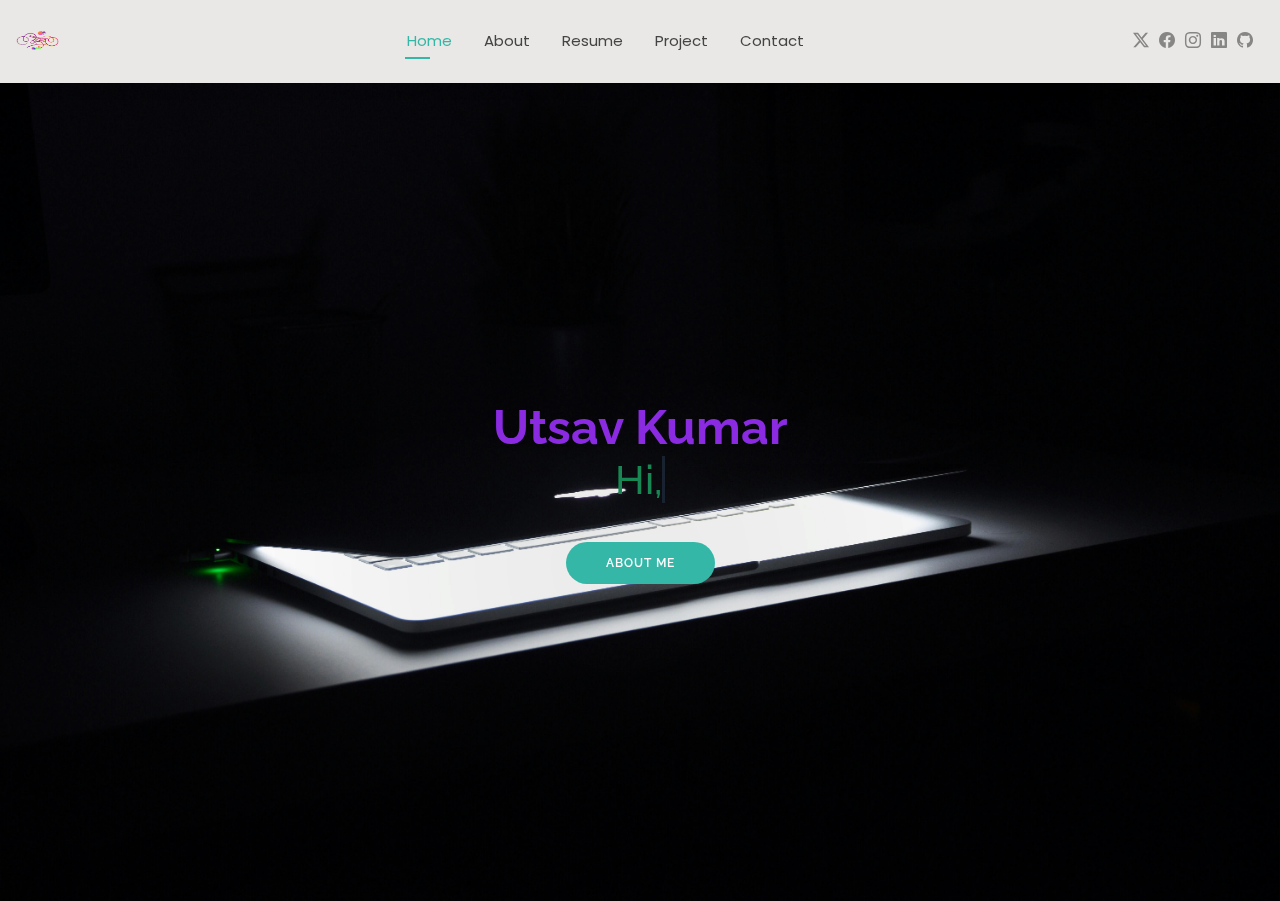
<file: index.html>
<!DOCTYPE html>
<html lang="en">

<head>
  <meta charset="utf-8">
  <meta content="width=device-width, initial-scale=1.0" name="viewport">
  <title>Software by Utsav</title>
  <meta name="description" content="">
  <meta name="keywords" content="">

  <!-- Favicons -->
  <link href="assets/img/—Pngtree—utsav hindi calligraphy logo with_6482708.png" rel="icon">
  <link href="assets/img/—Pngtree—utsav hindi calligraphy logo with_6482708.png" rel="apple-touch-icon">

  <!-- Fonts -->
  <link href="https://fonts.googleapis.com" rel="preconnect">
  <link href="https://fonts.gstatic.com" rel="preconnect" crossorigin>
  <link href="https://fonts.googleapis.com/css2?family=Roboto:ital,wght@0,100;0,300;0,400;0,500;0,700;0,900;1,100;1,300;1,400;1,500;1,700;1,900&family=Poppins:ital,wght@0,100;0,200;0,300;0,400;0,500;0,600;0,700;0,800;0,900;1,100;1,200;1,300;1,400;1,500;1,600;1,700;1,800;1,900&family=Raleway:ital,wght@0,100;0,200;0,300;0,400;0,500;0,600;0,700;0,800;0,900;1,100;1,200;1,300;1,400;1,500;1,600;1,700;1,800;1,900&display=swap" rel="stylesheet">

  <!-- Vendor CSS Files -->
  <link href="assets/vendor/bootstrap/css/bootstrap.min.css" rel="stylesheet">
  <link href="assets/vendor/bootstrap-icons/bootstrap-icons.css" rel="stylesheet">
  <link href="assets/vendor/aos/aos.css" rel="stylesheet">
  <link href="assets/vendor/swiper/swiper-bundle.min.css" rel="stylesheet">
  <link href="assets/vendor/glightbox/css/glightbox.min.css" rel="stylesheet">

  <!-- Main CSS File -->
  <link href="assets/css/main.css" rel="stylesheet">

  <!-- =======================================================
  * Template Name: Kelly
  * Template URL: https://bootstrapmade.com/kelly-free-bootstrap-cv-resume-html-template/
  * Updated: Aug 07 2024 with Bootstrap v5.3.3
  * Author: BootstrapMade.com
  * License: https://bootstrapmade.com/license/
  ======================================================== -->
</head>

<body class="index-page">

  <header id="header" class="header d-flex align-items-center light-background sticky-top">
    <div class="container-fluid position-relative d-flex align-items-center justify-content-between">

       <a href="index.html" class="logo d-flex align-items-center  me-xl-0">
        <!-- Uncomment the line below if you also wish to use an image logo -->
        <img src="assets/img/—Pngtree—utsav hindi calligraphy logo with_6482708.png" width="50px" height="50px" alt=""> 
        <!-- <h1 class="sitename">Kelly</h1> -->
      </a> 
   

      <nav id="navmenu" class="navmenu">
        <ul>
          <li><a href="index.html" class="active">Home</a></li>
          <li><a href="about.html">About</a></li>
          <li><a href="resume.html">Resume</a></li>
          <li><a href="project.html">Project</a></li>
          <!-- <li><a href="portfolio.html">Portfolio</a></li> -->
          
          <li><a href="contact.html">Contact</a></li>
        </ul>
        <i class="mobile-nav-toggle d-xl-none bi bi-list"></i>
      </nav>

      <div class="header-social-links">
        <a href="#" class="twitter"><i class="bi bi-twitter-x"></i></a>
        <a href="#" class="facebook"><i class="bi bi-facebook"></i></a>
        <a href="#" class="instagram"><i class="bi bi-instagram"></i></a>
        <a href="#" class="linkedin"><i class="bi bi-linkedin"></i></a>
        <a href="https://github.com/utsav2501" class="github"><i class="bi bi-github"></i></a>
        
      </div>

    </div>
  </header>

  <main class="main">

    <!-- Hero Section -->
    <section id="hero" class="hero section">

      <img src="assets/img/pexels-danbuilds-633409.jpg" alt="" data-aos="fade-in">

      <div class="container text-center" data-aos="zoom-out" data-aos-delay="100">
        <div class="row justify-content-center">
          <div class="col-lg-8">
            <h2 style="color: blueviolet;">Utsav Kumar</h2>
            <!-- <p>I'm a professional illustrator from San Francisco</p> -->
            <h1>
              <a href="" class="typewrite text-success "  data-period="2000" data-type='[ "Hi, Im Software Developer.","Full Stack Web Developer.", "Machine Learning","C++ Programmer", "I am Creative.", "I Love to Develop." ]'>
                <span class="wrap"></span>
              </a>
            </h1>
            <a href="about.html" class="btn-get-started">About Me</a>
          </div>
        </div>
      </div>

    </section><!-- /Hero Section -->

  </main>

  <!-- <footer id="footer" class="footer light-background">

    <div class="container">
      <div class="copyright text-center ">
        <p>© <span>Copyright</span> <strong class="px-1 sitename">Kelly</strong> <span>All Rights Reserved<br></span></p>
      </div>
      <div class="social-links d-flex justify-content-center">
        <a href=""><i class="bi bi-twitter-x"></i></a>
        <a href=""><i class="bi bi-facebook"></i></a>
        <a href=""><i class="bi bi-instagram"></i></a>
        <a href=""><i class="bi bi-linkedin"></i></a>
      </div>
      <div class="credits">
        <!-- All the links in the footer should remain intact. -->
        <!-- You can delete the links only if you've purchased the pro version. -->
        <!-- Licensing information: https://bootstrapmade.com/license/ -->
        <!-- Purchase the pro version with working PHP/AJAX contact form: [buy-url] -->
        <!-- Designed by <a href="https://bootstrapmade.com/">BootstrapMade</a> Distributed by <a href=“https://themewagon.com>ThemeWagon
      </div>
    </div> -->

  <!-- </footer> -->

  <!-- Scroll Top -->
  <a href="#" id="scroll-top" class="scroll-top d-flex align-items-center justify-content-center"><i class="bi bi-arrow-up-short"></i></a>

  <!-- Preloader -->
  <div id="preloader"></div>

  <!-- Vendor JS Files -->
  <script src="assets/vendor/bootstrap/js/bootstrap.bundle.min.js"></script>
  <script src="assets/vendor/php-email-form/validate.js"></script>
  <script src="assets/vendor/aos/aos.js"></script>
  <script src="assets/vendor/waypoints/noframework.waypoints.js"></script>
  <script src="assets/vendor/purecounter/purecounter_vanilla.js"></script>
  <script src="assets/vendor/swiper/swiper-bundle.min.js"></script>
  <script src="assets/vendor/glightbox/js/glightbox.min.js"></script>
  <script src="assets/vendor/imagesloaded/imagesloaded.pkgd.min.js"></script>
  <script src="assets/vendor/isotope-layout/isotope.pkgd.min.js"></script>

  <!-- Main JS File -->
  <script src="assets/js/main.js"></script>

</body>

</html>
</file>
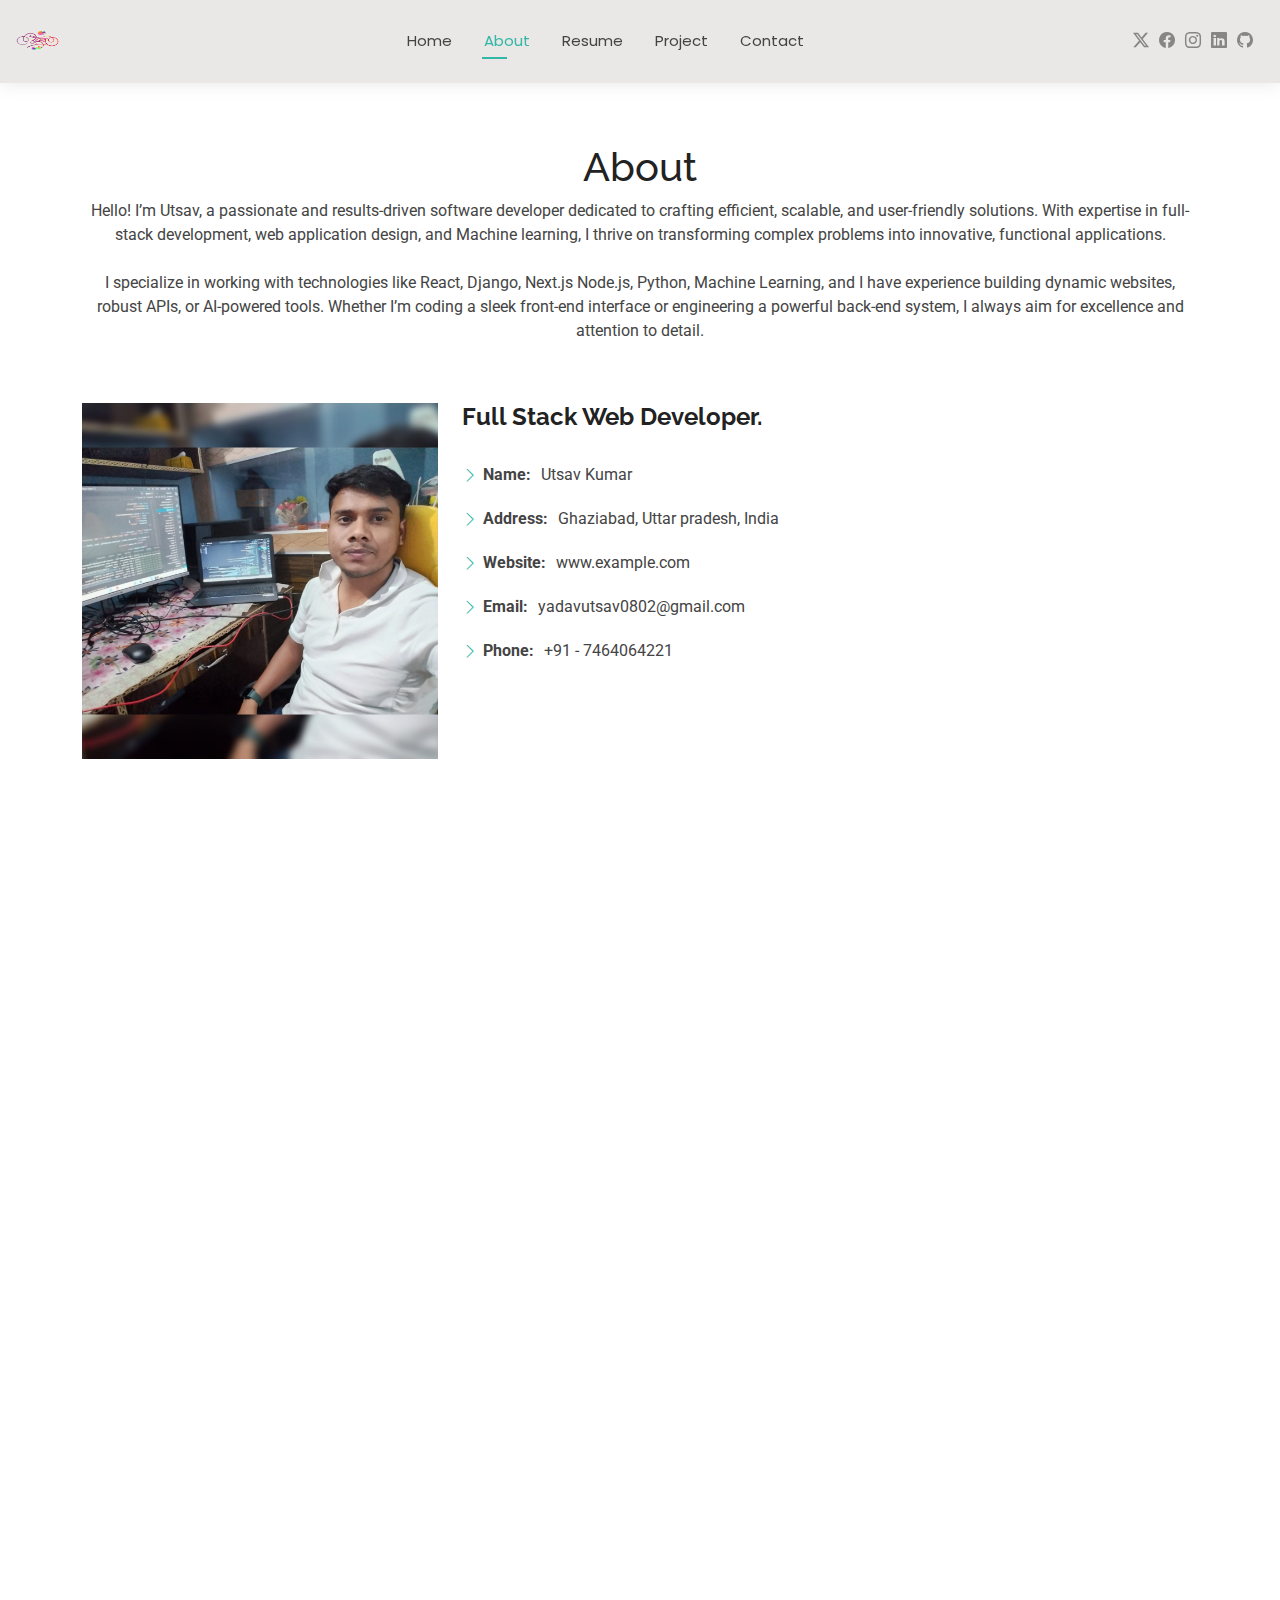
<file: about.html>
<!DOCTYPE html>
<html lang="en">

<head>
  <meta charset="utf-8">
  <meta content="width=device-width, initial-scale=1.0" name="viewport">
  <title>Software by Utsav</title>
  <meta name="description" content="">
  <meta name="keywords" content="">

  <!-- Favicons -->
  <link href="assets/img/—Pngtree—utsav hindi calligraphy logo with_6482708.png" rel="icon">
  <link href="assets/img/—Pngtree—utsav hindi calligraphy logo with_6482708.png" rel="apple-touch-icon">

  <!-- Fonts -->
  <link href="https://fonts.googleapis.com" rel="preconnect">
  <link href="https://fonts.gstatic.com" rel="preconnect" crossorigin>
  <link href="https://fonts.googleapis.com/css2?family=Roboto:ital,wght@0,100;0,300;0,400;0,500;0,700;0,900;1,100;1,300;1,400;1,500;1,700;1,900&family=Poppins:ital,wght@0,100;0,200;0,300;0,400;0,500;0,600;0,700;0,800;0,900;1,100;1,200;1,300;1,400;1,500;1,600;1,700;1,800;1,900&family=Raleway:ital,wght@0,100;0,200;0,300;0,400;0,500;0,600;0,700;0,800;0,900;1,100;1,200;1,300;1,400;1,500;1,600;1,700;1,800;1,900&display=swap" rel="stylesheet">

  <!-- Vendor CSS Files -->
  <link href="assets/vendor/bootstrap/css/bootstrap.min.css" rel="stylesheet">
  <link href="assets/vendor/bootstrap-icons/bootstrap-icons.css" rel="stylesheet">
  <link href="assets/vendor/aos/aos.css" rel="stylesheet">
  <link href="assets/vendor/swiper/swiper-bundle.min.css" rel="stylesheet">
  <link href="assets/vendor/glightbox/css/glightbox.min.css" rel="stylesheet">

  <!-- Main CSS File -->
  <link href="assets/css/main.css" rel="stylesheet">

  <!-- =======================================================
  * Template Name: Kelly
  * Template URL: https://bootstrapmade.com/kelly-free-bootstrap-cv-resume-html-template/
  * Updated: Aug 07 2024 with Bootstrap v5.3.3
  * Author: BootstrapMade.com
  * License: https://bootstrapmade.com/license/
  ======================================================== -->
</head>

<body class="about-page">

  <header id="header" class="header d-flex align-items-center light-background sticky-top">
    <div class="container-fluid position-relative d-flex align-items-center justify-content-between">

      <a href="index.html" class="logo d-flex align-items-center  me-xl-0">
        <!-- Uncomment the line below if you also wish to use an image logo -->
        <img src="assets/img/—Pngtree—utsav hindi calligraphy logo with_6482708.png" width="50px" height="50px" alt=""> 
        <!-- <h1 class="sitename">Kelly</h1> -->
      </a> 

      <nav id="navmenu" class="navmenu">
        <ul>
          <li><a href="index.html">Home</a></li>
          <li><a href="about.html" class="active">About</a></li>
          <li><a href="resume.html">Resume</a></li>
          <li><a href="project.html">Project</a></li>
          
          <li><a href="contact.html">Contact</a></li>
        </ul>
        <i class="mobile-nav-toggle d-xl-none bi bi-list"></i>
      </nav>

      <div class="header-social-links">
        <a href="#" class="twitter"><i class="bi bi-twitter-x"></i></a>
        <a href="#" class="facebook"><i class="bi bi-facebook"></i></a>
        <a href="#" class="instagram"><i class="bi bi-instagram"></i></a>
        <a href="#" class="linkedin"><i class="bi bi-linkedin"></i></a>
        <a href="https://github.com/utsav2501" class="github"><i class="bi bi-github"></i></a>
      </div>

    </div>
  </header>

  <main class="main">

    <!-- About Section -->
    <section id="about" class="about section">

      <!-- Section Title -->
      <div class="container section-title" data-aos="fade-up">
        <h1>About</h1>
        <p>Hello! I’m Utsav, a passionate and results-driven software developer dedicated to crafting efficient, scalable, and user-friendly solutions. With expertise in full-stack development, web application design, and Machine learning, I thrive on transforming complex problems into innovative, functional applications.

        <br><br>  I specialize in working with technologies like React, Django, Next.js Node.js, Python, Machine Learning, and I have experience building dynamic websites, robust APIs, or AI-powered tools. Whether I’m coding a sleek front-end interface or engineering a powerful back-end system, I always aim for excellence and attention to detail.</p>
      </div><!-- End Section Title -->

      <div class="container" data-aos="fade-up" data-aos-delay="100">

        <div class="row gy-4 justify-content-center">
          <div class="col-lg-4">
            <img src="assets/img/aboutpic.jpg" class="img-fluid" alt="">
          </div>
          <div class="col-lg-8 content">
            <h2>Full Stack Web Developer.</h2>
            <br>
            <!-- <p class="fst-italic py-3">
              Lorem ipsum dolor sit amet, consectetur adipiscing elit, sed do eiusmod tempor incididunt ut labore et dolore
              magna aliqua.
            </p> -->
            <div class="row">
              <div class="col-lg-6">
                <ul>
                  <li><i class="bi bi-chevron-right"></i> <strong>Name:</strong> <span>Utsav Kumar</span></li>
                  <li><i class="bi bi-chevron-right"></i> <strong>Address:</strong> <span>Ghaziabad, Uttar pradesh, India</span></li>
                  <li><i class="bi bi-chevron-right"></i> <strong>Website:</strong> <span>www.example.com</span></li>
                  <li><i class="bi bi-chevron-right"></i> <strong>Email:</strong> <span>yadavutsav0802@gmail.com</span></li>
                  <li><i class="bi bi-chevron-right"></i> <strong>Phone:</strong> <span>+91 - 7464064221</span></li>
                  
                </ul>
              </div>
              <!-- <div class="col-lg-6">
                <ul>
                  <li><i class="bi bi-chevron-right"></i> <strong>Age:</strong> <span>30</span></li>
                  <li><i class="bi bi-chevron-right"></i> <strong>Degree:</strong> <span>Master</span></li>
                  <li><i class="bi bi-chevron-right"></i> <strong>Email:</strong> <span>email@example.com</span></li>
                  <li><i class="bi bi-chevron-right"></i> <strong>Freelance:</strong> <span>Available</span></li>
                </ul>
              </div> -->
            </div>
            <!-- <p class="py-3">
              Officiis eligendi itaque labore et dolorum mollitia officiis optio vero. Quisquam sunt adipisci omnis et ut. Nulla accusantium dolor incidunt officia tempore. Et eius omnis.
              Cupiditate ut dicta maxime officiis quidem quia. Sed et consectetur qui quia repellendus itaque neque.
            </p> -->
          </div>
        </div>

      </div>

    </section><!-- /About Section -->

    <!-- Skills Section -->
    <section id="skills" class="skills section">

      <!-- Section Title -->
      <div class="container section-title" data-aos="fade-up">
        <h2>Skills</h2>
        <!-- <p>Necessitatibus eius consequatur ex aliquid fuga eum quidem sint consectetur velit</p> -->
      </div><!-- End Section Title -->

      <div class="container" data-aos="fade-up" data-aos-delay="100">

        <div class="row skills-content skills-animation">

          <div class="col-lg-6">

            <div class="progress">
              <span class="skill"><span>Full Stack Web developer</span> <i class="val">80%</i></span>
              <div class="progress-bar-wrap">
                <div class="progress-bar" role="progressbar" aria-valuenow="80" aria-valuemin="0" aria-valuemax="100"></div>
              </div>
            </div><!-- End Skills Item -->

            <div class="progress">
              <span class="skill"><span>React</span> <i class="val">80%</i></span>
              <div class="progress-bar-wrap">
                <div class="progress-bar" role="progressbar" aria-valuenow="80" aria-valuemin="0" aria-valuemax="100"></div>
              </div>
            </div><!-- End Skills Item -->

            <div class="progress">
              <span class="skill"><span>Django</span> <i class="val">85%</i></span>
              <div class="progress-bar-wrap">
                <div class="progress-bar" role="progressbar" aria-valuenow="85" aria-valuemin="0" aria-valuemax="100"></div>
              </div>
            </div><!-- End Skills Item -->

          </div>

          <div class="col-lg-6">

            <div class="progress">
              <span class="skill"><span>C++ Programming</span> <i class="val">80%</i></span>
              <div class="progress-bar-wrap">
                <div class="progress-bar" role="progressbar" aria-valuenow="80" aria-valuemin="0" aria-valuemax="100"></div>
              </div>
            </div><!-- End Skills Item -->

            <div class="progress">
              <span class="skill"><span>Machine Learning</span> <i class="val">70%</i></span>
              <div class="progress-bar-wrap">
                <div class="progress-bar" role="progressbar" aria-valuenow="70" aria-valuemin="0" aria-valuemax="100"></div>
              </div>
            </div><!-- End Skills Item -->

            <div class="progress">
              <span class="skill"><span>Python Developer</span> <i class="val">70%</i></span>
              <div class="progress-bar-wrap">
                <div class="progress-bar" role="progressbar" aria-valuenow="70" aria-valuemin="0" aria-valuemax="100"></div>
              </div>
            </div><!-- End Skills Item -->

          </div>

        </div>

      </div>

    </section><!-- /Skills Section -->

    <!-- Stats Section -->
    <section id="stats" class="stats section">

      <!-- Section Title -->
      <div class="container section-title" data-aos="fade-up">
        <h2>Facts</h2>
        <!-- <p>Necessitatibus eius consequatur ex aliquid fuga eum quidem sint consectetur velit</p> -->
      </div><!-- End Section Title -->

      <div class="container" data-aos="fade-up" data-aos-delay="100">

        <div class="row gy-4">

          <div class="col-lg-3 col-md-6">
            <div class="stats-item text-center w-100 h-100">
              <span data-purecounter-start="0" data-purecounter-end="232" data-purecounter-duration="1" class="purecounter"></span>
              <p>Clients</p>
            </div>
          </div><!-- End Stats Item -->

          <div class="col-lg-3 col-md-6">
            <div class="stats-item text-center w-100 h-100">
              <span data-purecounter-start="0" data-purecounter-end="521" data-purecounter-duration="1" class="purecounter"></span>
              <p>Projects</p>
            </div>
          </div><!-- End Stats Item -->

          <div class="col-lg-3 col-md-6">
            <div class="stats-item text-center w-100 h-100">
              <span data-purecounter-start="0" data-purecounter-end="1453" data-purecounter-duration="1" class="purecounter"></span>
              <p>Hours Of Support</p>
            </div>
          </div><!-- End Stats Item -->

          <div class="col-lg-3 col-md-6">
            <div class="stats-item text-center w-100 h-100">
              <span data-purecounter-start="0" data-purecounter-end="32" data-purecounter-duration="1" class="purecounter"></span>
              <p>Workers</p>
            </div>
          </div><!-- End Stats Item -->

        </div>

      </div>

    </section><!-- /Stats Section -->

    <!-- Testimonials Section -->
    <section id="testimonials" class="testimonials section">

      <!-- Section Title -->
      <div class="container section-title" data-aos="fade-up">
        <h2>Testimonials</h2>
        <!-- <p>Necessitatibus eius consequatur ex aliquid fuga eum quidem sint consectetur velit</p> -->
      </div><!-- End Section Title -->

      <div class="container" data-aos="fade-up" data-aos-delay="100">

        <div class="swiper init-swiper">
          <script type="application/json" class="swiper-config">
            {
              "loop": true,
              "speed": 600,
              "autoplay": {
                "delay": 5000
              },
              "slidesPerView": "auto",
              "pagination": {
                "el": ".swiper-pagination",
                "type": "bullets",
                "clickable": true
              }
            }
          </script>
          <div class="swiper-wrapper">

            <div class="swiper-slide">
              <div class="testimonial-item">
                <img src="assets/img/testimonials/testimonials-1.jpg" class="testimonial-img" alt="">
                <h3>Saul Goodman</h3>
                <h4>Ceo &amp; Founder</h4>
                <div class="stars">
                  <i class="bi bi-star-fill"></i><i class="bi bi-star-fill"></i><i class="bi bi-star-fill"></i><i class="bi bi-star-fill"></i><i class="bi bi-star-fill"></i>
                </div>
                <p>
                  <i class="bi bi-quote quote-icon-left"></i>
                  <span>Proin iaculis purus consequat sem cure digni ssim donec porttitora entum suscipit rhoncus. Accusantium quam, ultricies eget id, aliquam eget nibh et. Maecen aliquam, risus at semper.</span>
                  <i class="bi bi-quote quote-icon-right"></i>
                </p>
              </div>
            </div><!-- End testimonial item -->

            <div class="swiper-slide">
              <div class="testimonial-item">
                <img src="assets/img/testimonials/testimonials-2.jpg" class="testimonial-img" alt="">
                <h3>Sara Wilsson</h3>
                <h4>Designer</h4>
                <div class="stars">
                  <i class="bi bi-star-fill"></i><i class="bi bi-star-fill"></i><i class="bi bi-star-fill"></i><i class="bi bi-star-fill"></i><i class="bi bi-star-fill"></i>
                </div>
                <p>
                  <i class="bi bi-quote quote-icon-left"></i>
                  <span>Export tempor illum tamen malis malis eram quae irure esse labore quem cillum quid cillum eram malis quorum velit fore eram velit sunt aliqua noster fugiat irure amet legam anim culpa.</span>
                  <i class="bi bi-quote quote-icon-right"></i>
                </p>
              </div>
            </div><!-- End testimonial item -->

            <div class="swiper-slide">
              <div class="testimonial-item">
                <img src="assets/img/testimonials/testimonials-3.jpg" class="testimonial-img" alt="">
                <h3>Jena Karlis</h3>
                <h4>Store Owner</h4>
                <div class="stars">
                  <i class="bi bi-star-fill"></i><i class="bi bi-star-fill"></i><i class="bi bi-star-fill"></i><i class="bi bi-star-fill"></i><i class="bi bi-star-fill"></i>
                </div>
                <p>
                  <i class="bi bi-quote quote-icon-left"></i>
                  <span>Enim nisi quem export duis labore cillum quae magna enim sint quorum nulla quem veniam duis minim tempor labore quem eram duis noster aute amet eram fore quis sint minim.</span>
                  <i class="bi bi-quote quote-icon-right"></i>
                </p>
              </div>
            </div><!-- End testimonial item -->

            <div class="swiper-slide">
              <div class="testimonial-item">
                <img src="assets/img/testimonials/testimonials-4.jpg" class="testimonial-img" alt="">
                <h3>Matt Brandon</h3>
                <h4>Freelancer</h4>
                <div class="stars">
                  <i class="bi bi-star-fill"></i><i class="bi bi-star-fill"></i><i class="bi bi-star-fill"></i><i class="bi bi-star-fill"></i><i class="bi bi-star-fill"></i>
                </div>
                <p>
                  <i class="bi bi-quote quote-icon-left"></i>
                  <span>Fugiat enim eram quae cillum dolore dolor amet nulla culpa multos export minim fugiat minim velit minim dolor enim duis veniam ipsum anim magna sunt elit fore quem dolore labore illum veniam.</span>
                  <i class="bi bi-quote quote-icon-right"></i>
                </p>
              </div>
            </div><!-- End testimonial item -->

            <div class="swiper-slide">
              <div class="testimonial-item">
                <img src="assets/img/testimonials/testimonials-5.jpg" class="testimonial-img" alt="">
                <h3>John Larson</h3>
                <h4>Entrepreneur</h4>
                <div class="stars">
                  <i class="bi bi-star-fill"></i><i class="bi bi-star-fill"></i><i class="bi bi-star-fill"></i><i class="bi bi-star-fill"></i><i class="bi bi-star-fill"></i>
                </div>
                <p>
                  <i class="bi bi-quote quote-icon-left"></i>
                  <span>Quis quorum aliqua sint quem legam fore sunt eram irure aliqua veniam tempor noster veniam enim culpa labore duis sunt culpa nulla illum cillum fugiat legam esse veniam culpa fore nisi cillum quid.</span>
                  <i class="bi bi-quote quote-icon-right"></i>
                </p>
              </div>
            </div><!-- End testimonial item -->

          </div>
          <div class="swiper-pagination"></div>
        </div>

      </div>

    </section><!-- /Testimonials Section -->

  </main>

  

  <!-- Scroll Top -->
  <a href="#" id="scroll-top" class="scroll-top d-flex align-items-center justify-content-center"><i class="bi bi-arrow-up-short"></i></a>

  <!-- Preloader -->
  <div id="preloader"></div>

  <!-- Vendor JS Files -->
  <script src="assets/vendor/bootstrap/js/bootstrap.bundle.min.js"></script>
  <script src="assets/vendor/php-email-form/validate.js"></script>
  <script src="assets/vendor/aos/aos.js"></script>
  <script src="assets/vendor/waypoints/noframework.waypoints.js"></script>
  <script src="assets/vendor/purecounter/purecounter_vanilla.js"></script>
  <script src="assets/vendor/swiper/swiper-bundle.min.js"></script>
  <script src="assets/vendor/glightbox/js/glightbox.min.js"></script>
  <script src="assets/vendor/imagesloaded/imagesloaded.pkgd.min.js"></script>
  <script src="assets/vendor/isotope-layout/isotope.pkgd.min.js"></script>

  <!-- Main JS File -->
  <script src="assets/js/main.js"></script>

</body>

</html>
</file>
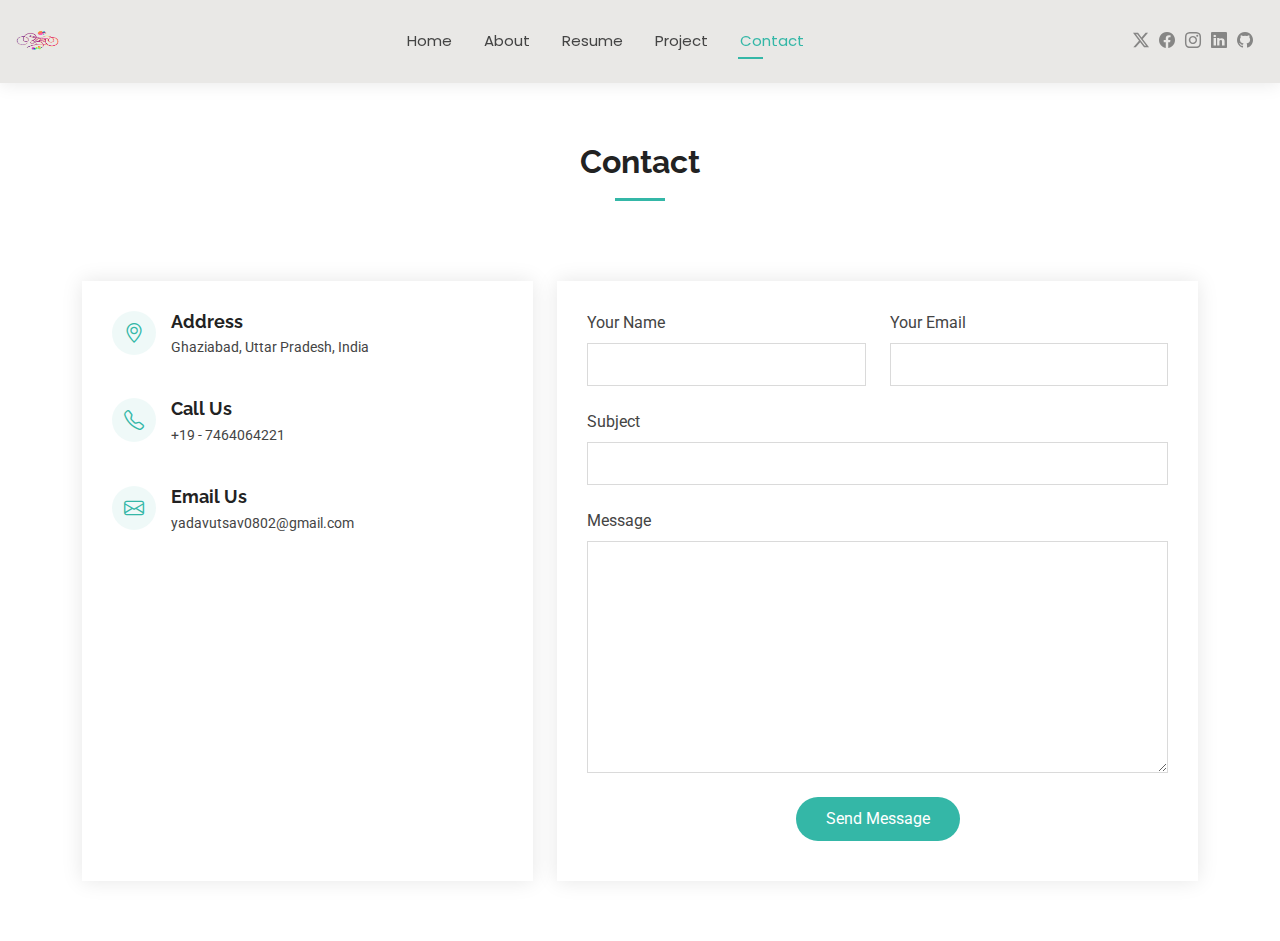
<file: contact.html>
<!DOCTYPE html>
<html lang="en">

<head>
  <meta charset="utf-8">
  <meta content="width=device-width, initial-scale=1.0" name="viewport">
  <title>Software by Utsav</title>
  <meta name="description" content="">
  <meta name="keywords" content="">

  <!-- Favicons -->
  <link href="assets/img/—Pngtree—utsav hindi calligraphy logo with_6482708.png" rel="icon">
  <link href="assets/img/—Pngtree—utsav hindi calligraphy logo with_6482708.png" rel="apple-touch-icon">

  <!-- Fonts -->
  <link href="https://fonts.googleapis.com" rel="preconnect">
  <link href="https://fonts.gstatic.com" rel="preconnect" crossorigin>
  <link href="https://fonts.googleapis.com/css2?family=Roboto:ital,wght@0,100;0,300;0,400;0,500;0,700;0,900;1,100;1,300;1,400;1,500;1,700;1,900&family=Poppins:ital,wght@0,100;0,200;0,300;0,400;0,500;0,600;0,700;0,800;0,900;1,100;1,200;1,300;1,400;1,500;1,600;1,700;1,800;1,900&family=Raleway:ital,wght@0,100;0,200;0,300;0,400;0,500;0,600;0,700;0,800;0,900;1,100;1,200;1,300;1,400;1,500;1,600;1,700;1,800;1,900&display=swap" rel="stylesheet">

  <!-- Vendor CSS Files -->
  <link href="assets/vendor/bootstrap/css/bootstrap.min.css" rel="stylesheet">
  <link href="assets/vendor/bootstrap-icons/bootstrap-icons.css" rel="stylesheet">
  <link href="assets/vendor/aos/aos.css" rel="stylesheet">
  <link href="assets/vendor/swiper/swiper-bundle.min.css" rel="stylesheet">
  <link href="assets/vendor/glightbox/css/glightbox.min.css" rel="stylesheet">

  <!-- Main CSS File -->
  <link href="assets/css/main.css" rel="stylesheet">

  <!-- =======================================================
  * Template Name: Kelly
  * Template URL: https://bootstrapmade.com/kelly-free-bootstrap-cv-resume-html-template/
  * Updated: Aug 07 2024 with Bootstrap v5.3.3
  * Author: BootstrapMade.com
  * License: https://bootstrapmade.com/license/
  ======================================================== -->
</head>

<body class="contact-page">

  <header id="header" class="header d-flex align-items-center light-background sticky-top">
    <div class="container-fluid position-relative d-flex align-items-center justify-content-between">

      <a href="index.html" class="logo d-flex align-items-center  me-xl-0">
        <!-- Uncomment the line below if you also wish to use an image logo -->
        <img src="assets/img/—Pngtree—utsav hindi calligraphy logo with_6482708.png" width="50px" height="50px" alt=""> 
        <!-- <h1 class="sitename">Kelly</h1> -->
      </a> 

      <nav id="navmenu" class="navmenu">
        <ul>
          <li><a href="index.html">Home</a></li>
          <li><a href="about.html">About</a></li>
          <li><a href="resume.html">Resume</a></li>
          <li><a href="project.html">Project</a></li>
          
          <li><a href="contact.html" class="active">Contact</a></li>
        </ul>
        <i class="mobile-nav-toggle d-xl-none bi bi-list"></i>
      </nav>

      <div class="header-social-links">
        <a href="#" class="twitter"><i class="bi bi-twitter-x"></i></a>
        <a href="#" class="facebook"><i class="bi bi-facebook"></i></a>
        <a href="#" class="instagram"><i class="bi bi-instagram"></i></a>
        <a href="#" class="linkedin"><i class="bi bi-linkedin"></i></a>
        <a href="https://github.com/utsav2501" class="github"><i class="bi bi-github"></i></a>
      </div>

    </div>
  </header>

  <main class="main">

    <!-- Contact Section -->
    <section id="contact" class="contact section">

      <!-- Section Title -->
      <div class="container section-title" data-aos="fade-up">
        <h2>Contact</h2>
       
      </div><!-- End Section Title -->

      <div class="container" data-aos="fade-up" data-aos-delay="100">

        <div class="row gy-4">

          <div class="col-lg-5">

            <div class="info-wrap">
              <div class="info-item d-flex" data-aos="fade-up" data-aos-delay="200">
                <i class="bi bi-geo-alt flex-shrink-0"></i>
                <div>
                  <h3>Address</h3>
                  <p>Ghaziabad, Uttar Pradesh, India</p>
                </div>
              </div><!-- End Info Item -->

              <div class="info-item d-flex" data-aos="fade-up" data-aos-delay="300">
                <i class="bi bi-telephone flex-shrink-0"></i>
                <div>
                  <h3>Call Us</h3>
                  <p>+19 - 7464064221</p>
                </div>
              </div><!-- End Info Item -->

              <div class="info-item d-flex" data-aos="fade-up" data-aos-delay="400">
                <i class="bi bi-envelope flex-shrink-0"></i>
                <div>
                  <h3>Email Us</h3>
                  <p>yadavutsav0802@gmail.com</p>
                </div>
              </div><!-- End Info Item -->
              <!-- <div class="mapouter"><div class="gmap_canvas"><iframe class="gmap_iframe" frameborder="0" scrolling="no" marginheight="0" marginwidth="0" src="https://maps.google.com/maps?width=600&amp;height=400&amp;hl=en&amp;q=gaur city 2, noida&amp;t=&amp;z=14&amp;ie=UTF8&amp;iwloc=B&amp;output=embed"></iframe><a href="https://sprunkin.com/">Sprunki</a></div><style>.mapouter{position:relative;text-align:right;width:600px;height:400px;}.gmap_canvas {overflow:hidden;background:none!important;width:600px;height:400px;}.gmap_iframe {width:600px!important;height:400px!important;}</style></div> -->
               <iframe src="https://maps.google.com/maps?width=600&amp;height=400&amp;hl=en&amp;q=gaur city 2, noida&amp;t=&amp;z=14&amp;ie=UTF8&amp;iwloc=B&amp;output=embed"
                frameborder="0" style="border:0; width: 100%; height: 270px;" allowfullscreen="" loading="lazy" referrerpolicy="no-referrer-when-downgrade"></iframe>
             
            </div>
          </div>

          <div class="col-lg-7">
            <form action="forms/contact.php" method="post" class="php-email-form" data-aos="fade-up" data-aos-delay="200">
              <div class="row gy-4">

                <div class="col-md-6">
                  <label for="name-field" class="pb-2">Your Name</label>
                  <input type="text" name="name" id="name-field" class="form-control" required="">
                </div>

                <div class="col-md-6">
                  <label for="email-field" class="pb-2">Your Email</label>
                  <input type="email" class="form-control" name="email" id="email-field" required="">
                </div>

                <div class="col-md-12">
                  <label for="subject-field" class="pb-2">Subject</label>
                  <input type="text" class="form-control" name="subject" id="subject-field" required="">
                </div>

                <div class="col-md-12">
                  <label for="message-field" class="pb-2">Message</label>
                  <textarea class="form-control" name="message" rows="10" id="message-field" required=""></textarea>
                </div>

                <div class="col-md-12 text-center">
                  <div class="loading">Loading</div>
                  <div class="error-message"></div>
                  <div class="sent-message">Your message has been sent. Thank you!</div>

                  <button type="submit">Send Message</button>
                </div>

              </div>
            </form>
          </div><!-- End Contact Form -->

        </div>

      </div>

    </section><!-- /Contact Section -->

  </main>



  <!-- Scroll Top -->
  <a href="#" id="scroll-top" class="scroll-top d-flex align-items-center justify-content-center"><i class="bi bi-arrow-up-short"></i></a>

  <!-- Preloader -->
  <div id="preloader"></div>

  <!-- Vendor JS Files -->
  <script src="assets/vendor/bootstrap/js/bootstrap.bundle.min.js"></script>
  <script src="assets/vendor/php-email-form/validate.js"></script>
  <script src="assets/vendor/aos/aos.js"></script>
  <script src="assets/vendor/waypoints/noframework.waypoints.js"></script>
  <script src="assets/vendor/purecounter/purecounter_vanilla.js"></script>
  <script src="assets/vendor/swiper/swiper-bundle.min.js"></script>
  <script src="assets/vendor/glightbox/js/glightbox.min.js"></script>
  <script src="assets/vendor/imagesloaded/imagesloaded.pkgd.min.js"></script>
  <script src="assets/vendor/isotope-layout/isotope.pkgd.min.js"></script>

  <!-- Main JS File -->
  <script src="assets/js/main.js"></script>

</body>

</html>
</file>
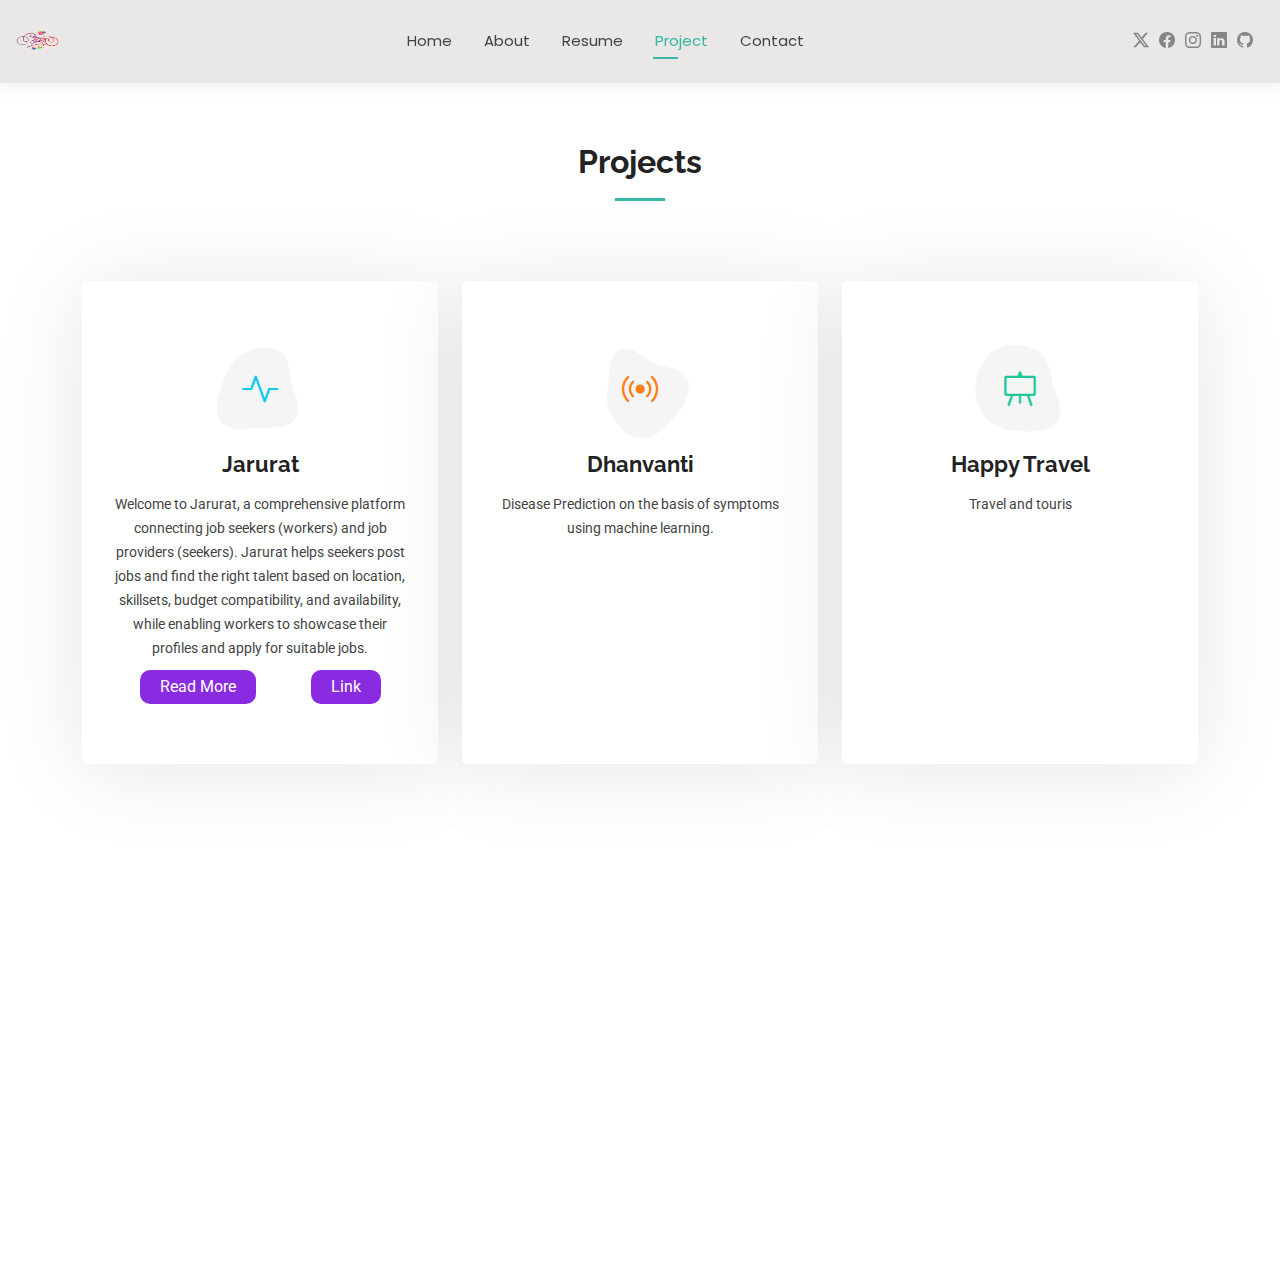
<file: project.html>
<!DOCTYPE html>
<html lang="en">

<head>
  <meta charset="utf-8">
  <meta content="width=device-width, initial-scale=1.0" name="viewport">
  <title>Software by Utsav</title>
  <meta name="description" content="">
  <meta name="keywords" content="">

  <!-- Favicons -->
  <link href="assets/img/—Pngtree—utsav hindi calligraphy logo with_6482708.png" rel="icon">
  <link href="assets/img/—Pngtree—utsav hindi calligraphy logo with_6482708.png" rel="apple-touch-icon">

  <!-- Fonts -->
  <link href="https://fonts.googleapis.com" rel="preconnect">
  <link href="https://fonts.gstatic.com" rel="preconnect" crossorigin>
  <link href="https://fonts.googleapis.com/css2?family=Roboto:ital,wght@0,100;0,300;0,400;0,500;0,700;0,900;1,100;1,300;1,400;1,500;1,700;1,900&family=Poppins:ital,wght@0,100;0,200;0,300;0,400;0,500;0,600;0,700;0,800;0,900;1,100;1,200;1,300;1,400;1,500;1,600;1,700;1,800;1,900&family=Raleway:ital,wght@0,100;0,200;0,300;0,400;0,500;0,600;0,700;0,800;0,900;1,100;1,200;1,300;1,400;1,500;1,600;1,700;1,800;1,900&display=swap" rel="stylesheet">

  <!-- Vendor CSS Files -->
  <link href="assets/vendor/bootstrap/css/bootstrap.min.css" rel="stylesheet">
  <link href="assets/vendor/bootstrap-icons/bootstrap-icons.css" rel="stylesheet">
  <link href="assets/vendor/aos/aos.css" rel="stylesheet">
  <link href="assets/vendor/swiper/swiper-bundle.min.css" rel="stylesheet">
  <link href="assets/vendor/glightbox/css/glightbox.min.css" rel="stylesheet">

  <!-- Main CSS File -->
  <link href="assets/css/main.css" rel="stylesheet">

  <!-- =======================================================
  * Template Name: Kelly
  * Template URL: https://bootstrapmade.com/kelly-free-bootstrap-cv-resume-html-template/
  * Updated: Aug 07 2024 with Bootstrap v5.3.3
  * Author: BootstrapMade.com
  * License: https://bootstrapmade.com/license/
  ======================================================== -->
</head>

<body class="services-page">

  <header id="header" class="header d-flex align-items-center light-background sticky-top">
    <div class="container-fluid position-relative d-flex align-items-center justify-content-between">

      <a href="index.html" class="logo d-flex align-items-center  me-xl-0">
        <!-- Uncomment the line below if you also wish to use an image logo -->
        <img src="assets/img/—Pngtree—utsav hindi calligraphy logo with_6482708.png" width="50px" height="50px" alt=""> 
        <!-- <h1 class="sitename">Kelly</h1> -->
      </a> 

      <nav id="navmenu" class="navmenu">
        <ul>
          <li><a href="index.html">Home</a></li>
          <li><a href="about.html">About</a></li>
          <li><a href="resume.html">Resume</a></li>
          <li><a href="project.html" class="active">Project</a></li>
          
          <li><a href="contact.html">Contact</a></li>
        </ul>
        <i class="mobile-nav-toggle d-xl-none bi bi-list"></i>
      </nav>

      <div class="header-social-links">
        <a href="#" class="twitter"><i class="bi bi-twitter-x"></i></a>
        <a href="#" class="facebook"><i class="bi bi-facebook"></i></a>
        <a href="#" class="instagram"><i class="bi bi-instagram"></i></a>
        <a href="#" class="linkedin"><i class="bi bi-linkedin"></i></a>
        <a href="https://github.com/utsav2501" class="github"><i class="bi bi-github"></i></a>
      </div>

    </div>
  </header>

  <main class="main">

    <!-- Services Section -->
    <section id="services" class="services section">

      <!-- Section Title -->
      <div class="container section-title" data-aos="fade-up">
        <h2>Projects</h2>
        <!-- <p>Necessitatibus eius consequatur ex aliquid fuga eum quidem sint consectetur velit</p> -->
      </div><!-- End Section Title -->

      <div class="container">

        <div class="row gy-4">

          <div class="col-lg-4 col-md-6" data-aos="fade-up" data-aos-delay="100">
            <div class="service-item item-cyan position-relative">
              <div class="icon">
                <svg width="100" height="100" viewBox="0 0 600 600" xmlns="http://www.w3.org/2000/svg">
                  <path stroke="none" stroke-width="0" fill="#f5f5f5" d="M300,521.0016835830174C376.1290562159157,517.8887921683347,466.0731472004068,529.7835943286574,510.70327084640275,468.03025145048787C554.3714126377745,407.6079735673963,508.03601936045806,328.9844924480964,491.2728898941984,256.3432110539036C474.5976632858925,184.082847569629,479.9380746630129,96.60480741107993,416.23090153303,58.64404602377083C348.86323505073057,18.502131276798302,261.93793281208167,40.57373210992963,193.5410806939664,78.93577620505333C130.42746243093433,114.334589627462,98.30271207620316,179.96522072025542,76.75703585869454,249.04625023123273C51.97151888228291,328.5150500222984,13.704378332031375,421.85034740162234,66.52175969318436,486.19268352777647C119.04800174914682,550.1803526380478,217.28368757567262,524.383925680826,300,521.0016835830174"></path>
                </svg>
                <i class="bi bi-activity"></i>
              </div>
              <a href="" >
                <h3>Jarurat</h3>
              </a>
              <p>Welcome to Jarurat, a comprehensive platform connecting job seekers (workers) and job providers (seekers). Jarurat helps seekers post jobs and find the right talent based on location, skillsets, budget compatibility, and availability, while enabling workers to showcase their profiles and apply for suitable jobs.</p>
              <div style="display: flex; justify-content: space-around;">
                <a href="https://github.com/utsav2501/jarurat" target="_blank" class="stretched-link" style="border: 0; background-color: blueviolet; padding: 5px 20px; border-radius: 10px; color: white; margin-top: 10px">Read More</a>
              <a href="https://utsav2501.github.io/jarurat/" target="_blank" class="stretched-link" style="border: 0; background-color: blueviolet; padding: 5px 20px; border-radius: 10px; color: white; margin-top: 10px">Link</a>
              </div>
            </div>
          </div><!-- End Service Item -->

          <div class="col-lg-4 col-md-6" data-aos="fade-up" data-aos-delay="200">
            <div class="service-item item-orange position-relative">
              <div class="icon">
                <svg width="100" height="100" viewBox="0 0 600 600" xmlns="http://www.w3.org/2000/svg">
                  <path stroke="none" stroke-width="0" fill="#f5f5f5" d="M300,582.0697525312426C382.5290701553225,586.8405444964366,449.9789794690241,525.3245884688669,502.5850820975895,461.55621195738473C556.606425686781,396.0723002908107,615.8543463187945,314.28637112970534,586.6730223649479,234.56875336149918C558.9533121215079,158.8439757836574,454.9685369536778,164.00468322053177,381.49747125262974,130.76875717737553C312.15926192815925,99.40240125094834,248.97055460311594,18.661163978235184,179.8680185752513,50.54337015887873C110.5421016452524,82.52863877960104,119.82277516462835,180.83849132639028,109.12597500060166,256.43424936330496C100.08760227029461,320.3096726198365,92.17705696193138,384.0621239912766,124.79988738764834,439.7174275375508C164.83382741302287,508.01625554203684,220.96474134820875,577.5009287672846,300,582.0697525312426"></path>
                </svg>
                <i class="bi bi-broadcast"></i>
              </div>
              <a href="#" class="stretched-link">
                <h3>Dhanvanti</h3>
              </a>
              <p>Disease Prediction on the basis of symptoms using machine learning.</p>
            </div>
          </div><!-- End Service Item -->

          <div class="col-lg-4 col-md-6" data-aos="fade-up" data-aos-delay="300">
            <div class="service-item item-teal position-relative">
              <div class="icon">
                <svg width="100" height="100" viewBox="0 0 600 600" xmlns="http://www.w3.org/2000/svg">
                  <path stroke="none" stroke-width="0" fill="#f5f5f5" d="M300,541.5067337569781C382.14930387511276,545.0595476570109,479.8736841581634,548.3450877840088,526.4010558755058,480.5488172755941C571.5218469581645,414.80211281144784,517.5187510058486,332.0715597781072,496.52539010469104,255.14436215662573C477.37192572678356,184.95920475031193,473.57363656557914,105.61284051026155,413.0603344069578,65.22779650032875C343.27470386102294,18.654635553484475,251.2091493199835,5.337323636656869,175.0934190732945,40.62881213300186C97.87086631185822,76.43348514350839,51.98124368387456,156.15599469081315,36.44837278890362,239.84606092416172C21.716077023791087,319.22268207091537,43.775223500013084,401.1760424656574,96.891909868211,461.97329694683043C147.22146801428983,519.5804099606455,223.5754009179313,538.201503339737,300,541.5067337569781"></path>
                </svg>
                <i class="bi bi-easel"></i>
              </div>
              <a href="#" class="stretched-link">
                <h3>Happy Travel</h3>
              </a>
              <p>Travel and touris</p>
            </div>
          </div><!-- End Service Item -->

          <div class="col-lg-4 col-md-6" data-aos="fade-up" data-aos-delay="400">
            <div class="service-item item-red position-relative">
              <div class="icon">
                <svg width="100" height="100" viewBox="0 0 600 600" xmlns="http://www.w3.org/2000/svg">
                  <path stroke="none" stroke-width="0" fill="#f5f5f5" d="M300,503.46388370962813C374.79870501325706,506.71871716319447,464.8034551963731,527.1746412648533,510.4981551193396,467.86667711651364C555.9287308511215,408.9015244558933,512.6030010748507,327.5744911775523,490.211057578863,256.5855673507754C471.097692560561,195.9906835881958,447.69079081568157,138.11976852964426,395.19560036434837,102.3242989838813C329.3053358748298,57.3949838291264,248.02791733380457,8.279543830951368,175.87071277845988,42.242879143198664C103.41431057327972,76.34704239035025,93.79494320519305,170.9812938413882,81.28167332365135,250.07896920659033C70.17666984294237,320.27484674793965,64.84698225790005,396.69656628748305,111.28512138212992,450.4950937839243C156.20124167950087,502.5303643271138,231.32542653798444,500.4755392045468,300,503.46388370962813"></path>
                </svg>
                <i class="bi bi-bounding-box-circles"></i>
              </div>
              <a href="#" class="stretched-link">
                <h3>Volume control by hand</h3>
              </a>
              <p>Non et temporibus minus omnis sed dolor esse consequatur. Cupiditate sed error ea fuga sit provident adipisci neque.</p>
              <a href="#" class="stretched-link"></a>
            </div>
          </div><!-- End Service Item -->

          <div class="col-lg-4 col-md-6" data-aos="fade-up" data-aos-delay="500">
            <div class="service-item item-indigo position-relative">
              <div class="icon">
                <svg width="100" height="100" viewBox="0 0 600 600" xmlns="http://www.w3.org/2000/svg">
                  <path stroke="none" stroke-width="0" fill="#f5f5f5" d="M300,532.3542879108572C369.38199826031484,532.3153073249985,429.10787420159085,491.63046689027357,474.5244479745417,439.17860296908856C522.8885846962883,383.3225815378663,569.1668002868075,314.3205725914397,550.7432151929288,242.7694973846089C532.6665558377875,172.5657663291529,456.2379748765914,142.6223662098291,390.3689995646985,112.34683881706744C326.66090330228417,83.06452184765237,258.84405631176094,53.51806209861945,193.32584062364296,78.48882559362697C121.61183558270385,105.82097193414197,62.805066853699245,167.19869350419734,48.57481801355237,242.6138429142374C34.843463184063346,315.3850353017275,76.69343916112496,383.4422959591041,125.22947124332185,439.3748458443577C170.7312796277747,491.8107796887764,230.57421082200815,532.3932930995766,300,532.3542879108572"></path>
                </svg>
                <i class="bi bi-calendar4-week icon"></i>
              </div>
              <a href="#" class="stretched-link">
                <h3>Movies Recommended</h3>
              </a>
              <p>Cumque et suscipit saepe. Est maiores autem enim facilis ut aut ipsam corporis aut. Sed animi at autem alias eius labore.</p>
              <a href="#" class="stretched-link"></a>
            </div>
          </div><!-- End Service Item -->

          <div class="col-lg-4 col-md-6" data-aos="fade-up" data-aos-delay="600">
            <div class="service-item item-pink position-relative">
              <div class="icon">
                <svg width="100" height="100" viewBox="0 0 600 600" xmlns="http://www.w3.org/2000/svg">
                  <path stroke="none" stroke-width="0" fill="#f5f5f5" d="M300,566.797414625762C385.7384707136149,576.1784315230908,478.7894351017131,552.8928747891023,531.9192734346935,484.94944893311C584.6109503024035,417.5663521118492,582.489472248146,322.67544863468447,553.9536738515405,242.03673114598146C529.1557734026468,171.96086150256528,465.24506316201064,127.66468636344209,395.9583748389544,100.7403814666027C334.2173773831606,76.7482773500951,269.4350130405921,84.62216499799875,207.1952322260088,107.2889140133804C132.92018162631612,134.33871894543012,41.79353780512637,160.00259165414826,22.644507872594943,236.69541883565114C3.319112789854554,314.0945973066697,72.72355303640163,379.243833228382,124.04198916343866,440.3218312028393C172.9286146004772,498.5055451809895,224.45579914871206,558.5317968840102,300,566.797414625762"></path>
                </svg>
                <i class="bi bi-chat-square-text"></i>
              </div>
              <a href="#" class="stretched-link">
                <h3>weather App</h3>
              </a>
              <p>A simple weather application built using Django that allows users to fetch and display weather information for any city. The app fetches data from the OpenWeatherMap API and provides details such as temperature, weather description, and sunset time.</p>
              <a href="#" class="stretched-link"></a>
            </div>
          </div><!-- End Service Item -->

        </div>

      </div>

    </section><!-- /Services Section -->

  </main>



  <!-- Scroll Top -->
  <a href="#" id="scroll-top" class="scroll-top d-flex align-items-center justify-content-center"><i class="bi bi-arrow-up-short"></i></a>

  <!-- Preloader -->
  <div id="preloader"></div>

  <!-- Vendor JS Files -->
  <script src="assets/vendor/bootstrap/js/bootstrap.bundle.min.js"></script>
  <script src="assets/vendor/php-email-form/validate.js"></script>
  <script src="assets/vendor/aos/aos.js"></script>
  <script src="assets/vendor/waypoints/noframework.waypoints.js"></script>
  <script src="assets/vendor/purecounter/purecounter_vanilla.js"></script>
  <script src="assets/vendor/swiper/swiper-bundle.min.js"></script>
  <script src="assets/vendor/glightbox/js/glightbox.min.js"></script>
  <script src="assets/vendor/imagesloaded/imagesloaded.pkgd.min.js"></script>
  <script src="assets/vendor/isotope-layout/isotope.pkgd.min.js"></script>

  <!-- Main JS File -->
  <script src="assets/js/main.js"></script>

</body>

</html>
</file>
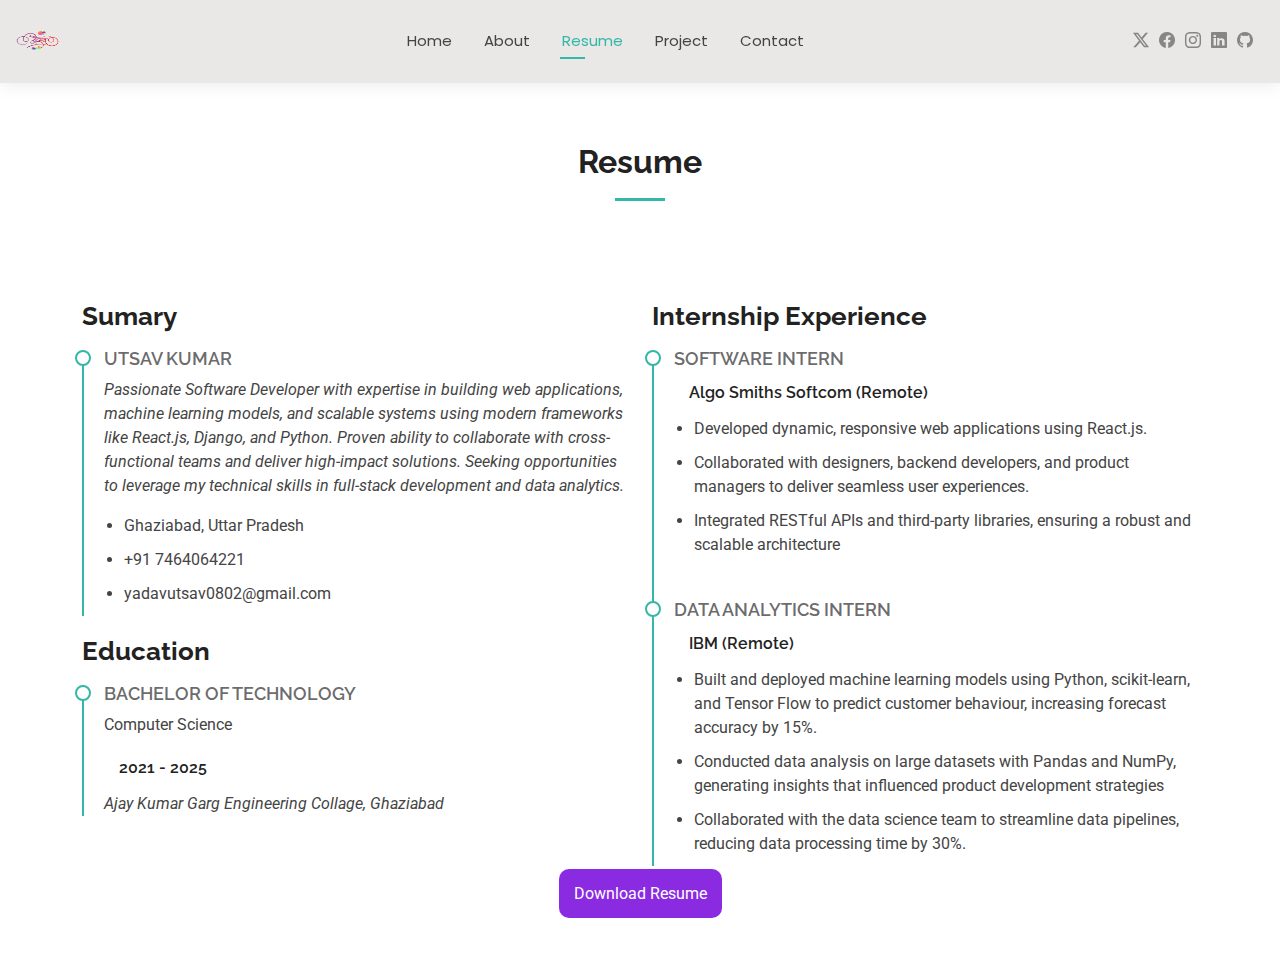
<file: resume.html>
<!DOCTYPE html>
<html lang="en">

<head>
  <meta charset="utf-8">
  <meta content="width=device-width, initial-scale=1.0" name="viewport">
  <title>Software by Utsav</title>
  <meta name="description" content="">
  <meta name="keywords" content="">

  <!-- Favicons -->
  <link href="assets/img/—Pngtree—utsav hindi calligraphy logo with_6482708.png" rel="icon">
  <link href="assets/img/—Pngtree—utsav hindi calligraphy logo with_6482708.png" rel="apple-touch-icon">

  <!-- Fonts -->
  <link href="https://fonts.googleapis.com" rel="preconnect">
  <link href="https://fonts.gstatic.com" rel="preconnect" crossorigin>
  <link href="https://fonts.googleapis.com/css2?family=Roboto:ital,wght@0,100;0,300;0,400;0,500;0,700;0,900;1,100;1,300;1,400;1,500;1,700;1,900&family=Poppins:ital,wght@0,100;0,200;0,300;0,400;0,500;0,600;0,700;0,800;0,900;1,100;1,200;1,300;1,400;1,500;1,600;1,700;1,800;1,900&family=Raleway:ital,wght@0,100;0,200;0,300;0,400;0,500;0,600;0,700;0,800;0,900;1,100;1,200;1,300;1,400;1,500;1,600;1,700;1,800;1,900&display=swap" rel="stylesheet">

  <!-- Vendor CSS Files -->
  <link href="assets/vendor/bootstrap/css/bootstrap.min.css" rel="stylesheet">
  <link href="assets/vendor/bootstrap-icons/bootstrap-icons.css" rel="stylesheet">
  <link href="assets/vendor/aos/aos.css" rel="stylesheet">
  <link href="assets/vendor/swiper/swiper-bundle.min.css" rel="stylesheet">
  <link href="assets/vendor/glightbox/css/glightbox.min.css" rel="stylesheet">

  <!-- Main CSS File -->
  <link href="assets/css/main.css" rel="stylesheet">

  <!-- =======================================================
  * Template Name: Kelly
  * Template URL: https://bootstrapmade.com/kelly-free-bootstrap-cv-resume-html-template/
  * Updated: Aug 07 2024 with Bootstrap v5.3.3
  * Author: BootstrapMade.com
  * License: https://bootstrapmade.com/license/
  ======================================================== -->
</head>

<body class="resume-page">

  <header id="header" class="header d-flex align-items-center light-background sticky-top">
    <div class="container-fluid position-relative d-flex align-items-center justify-content-between">

      <a href="index.html" class="logo d-flex align-items-center  me-xl-0">
        <!-- Uncomment the line below if you also wish to use an image logo -->
        <img src="assets/img/—Pngtree—utsav hindi calligraphy logo with_6482708.png" width="50px" height="50px" alt=""> 
        <!-- <h1 class="sitename">Kelly</h1> -->
      </a> 

      <nav id="navmenu" class="navmenu">
        <ul>
          <li><a href="index.html">Home</a></li>
          <li><a href="about.html">About</a></li>
          <li><a href="resume.html" class="active">Resume</a></li>
          <li><a href="project.html">Project</a></li>
          
          <li><a href="contact.html">Contact</a></li>
        </ul>
        <i class="mobile-nav-toggle d-xl-none bi bi-list"></i>
      </nav>

      <div class="header-social-links">
        <a href="#" class="twitter"><i class="bi bi-twitter-x"></i></a>
        <a href="#" class="facebook"><i class="bi bi-facebook"></i></a>
        <a href="#" class="instagram"><i class="bi bi-instagram"></i></a>
        <a href="#" class="linkedin"><i class="bi bi-linkedin"></i></a>
        <a href="https://github.com/utsav2501" class="github"><i class="bi bi-github"></i></a>
      </div>

    </div>
  </header>

  <main class="main">

    <!-- Resume Section -->
    <section id="resume" class="resume section">

      <!-- Section Title -->
      <div class="container section-title" data-aos="fade-up">
        <h2>Resume</h2>
        
      </div><!-- End Section Title -->

      <div class="container">

        <div class="row">

          <div class="col-lg-6" data-aos="fade-up" data-aos-delay="100">
            <h3 class="resume-title">Sumary</h3>

            <div class="resume-item pb-0">
              <h4>Utsav Kumar</h4>
              <p><em>Passionate Software Developer with expertise in building web applications, machine learning models, and scalable systems using modern frameworks like React.js, Django, and Python. Proven ability to collaborate with cross-functional teams and deliver high-impact solutions. Seeking opportunities to leverage my technical skills in full-stack development and data analytics.</em></p>
              <ul>
                <li>Ghaziabad, Uttar Pradesh</li>
                <li>+91 7464064221</li>
                <li>yadavutsav0802@gmail.com</li>
              </ul>
            </div><!-- Edn Resume Item -->

            <h3 class="resume-title">Education</h3>
            <div class="resume-item">
              <h4>Bachelor of Technology</h4>
              <p>Computer Science</p>
              <h5>2021 - 2025</h5>
              <p><em>Ajay Kumar Garg Engineering Collage, Ghaziabad</em></p>
              
            </div><!-- Edn Resume Item -->

            <!-- <div class="resume-item">
              <h4>Bachelor of Fine Arts &amp; Graphic Design</h4>
              <h5>2010 - 2014</h5>
              <p><em>Rochester Institute of Technology, Rochester, NY</em></p>
              <p>Quia nobis sequi est occaecati aut. Repudiandae et iusto quae reiciendis et quis Eius vel ratione eius unde vitae rerum voluptates asperiores voluptatem Earum molestiae consequatur neque etlon sader mart dila</p>
            </div>Edn Resume Item -->

          </div>

          <div class="col-lg-6" data-aos="fade-up" data-aos-delay="200">
            <h3 class="resume-title">Internship Experience</h3>
            <div class="resume-item">
              <h4>Software Intern</h4>
              <h5>Algo Smiths Softcom (Remote)</h5>
              
              <ul>
                <li>Developed dynamic, responsive web applications using React.js.</li>
                <li>Collaborated with designers, backend developers, and product managers to deliver seamless user experiences.</li>
                <li>Integrated RESTful APIs and third-party libraries, ensuring a robust and scalable architecture</li>
              </ul>
            </div><!-- Edn Resume Item -->

            <div class="resume-item">
              <h4>Data Analytics Intern</h4>
              <h5>IBM (Remote)</h5>

              <ul>
               <li>Built and deployed machine learning models using Python, scikit-learn, and Tensor Flow to predict customer behaviour, increasing forecast accuracy by 15%.</li>
               <li>Conducted data analysis on large datasets with Pandas and NumPy, generating insights that influenced product development strategies</li>
               <li>Collaborated with the data science team to streamline data pipelines, reducing data processing time by 30%.</li>
              </ul>
            </div><!-- Edn Resume Item -->

          </div>

        </div>

      </div>
      <center><a href="assets/resumefolder/UTSAV_resume.pdf" download="Utsav resume" style="border: 0; background-color: blueviolet; padding: 15px; border-radius: 10px; color: white; margin-top: 10px;">Download Resume</a></center>

    </section><!-- /Resume Section -->

  </main>

  

  <!-- Scroll Top -->
  <a href="#" id="scroll-top" class="scroll-top d-flex align-items-center justify-content-center"><i class="bi bi-arrow-up-short"></i></a>

  <!-- Preloader -->
  <div id="preloader"></div>

  <!-- Vendor JS Files -->
  <script src="assets/vendor/bootstrap/js/bootstrap.bundle.min.js"></script>
  <script src="assets/vendor/php-email-form/validate.js"></script>
  <script src="assets/vendor/aos/aos.js"></script>
  <script src="assets/vendor/waypoints/noframework.waypoints.js"></script>
  <script src="assets/vendor/purecounter/purecounter_vanilla.js"></script>
  <script src="assets/vendor/swiper/swiper-bundle.min.js"></script>
  <script src="assets/vendor/glightbox/js/glightbox.min.js"></script>
  <script src="assets/vendor/imagesloaded/imagesloaded.pkgd.min.js"></script>
  <script src="assets/vendor/isotope-layout/isotope.pkgd.min.js"></script>

  <!-- Main JS File -->
  <script src="assets/js/main.js"></script>

</body>

</html>
</file>
<file: assets/css/main.css>
/**
* Template Name: Kelly
* Template URL: https://bootstrapmade.com/kelly-free-bootstrap-cv-resume-html-template/
* Updated: Aug 07 2024 with Bootstrap v5.3.3
* Author: BootstrapMade.com
* License: https://bootstrapmade.com/license/
*/

/*--------------------------------------------------------------
# Font & Color Variables
# Help: https://bootstrapmade.com/color-system/
--------------------------------------------------------------*/
/* Fonts */
:root {
  --default-font: "Roboto",  system-ui, -apple-system, "Segoe UI", Roboto, "Helvetica Neue", Arial, "Noto Sans", "Liberation Sans", sans-serif, "Apple Color Emoji", "Segoe UI Emoji", "Segoe UI Symbol", "Noto Color Emoji";
  --heading-font: "Raleway",  sans-serif;
  --nav-font: "Poppins",  sans-serif;
}

/* Global Colors - The following color variables are used throughout the website. Updating them here will change the color scheme of the entire website */
:root { 
  --background-color: #ffffff; /* Background color for the entire website, including individual sections */
  --default-color: #444444; /* Default color used for the majority of the text content across the entire website */
  --heading-color: #222222; /* Color for headings, subheadings and title throughout the website */
  --accent-color: #34b7a7; /* Accent color that represents your brand on the website. It's used for buttons, links, and other elements that need to stand out */
  --surface-color: #ffffff; /* The surface color is used as a background of boxed elements within sections, such as cards, icon boxes, or other elements that require a visual separation from the global background. */
  --contrast-color: #ffffff; /* Contrast color for text, ensuring readability against backgrounds of accent, heading, or default colors. */
}

/* Nav Menu Colors - The following color variables are used specifically for the navigation menu. They are separate from the global colors to allow for more customization options */
:root {
  --nav-color: #444444;  /* The default color of the main navmenu links */
  --nav-hover-color: #34b7a7; /* Applied to main navmenu links when they are hovered over or active */
  --nav-mobile-background-color: #ffffff; /* Used as the background color for mobile navigation menu */
  --nav-dropdown-background-color: #ffffff; /* Used as the background color for dropdown items that appear when hovering over primary navigation items */
  --nav-dropdown-color: #444444; /* Used for navigation links of the dropdown items in the navigation menu. */
  --nav-dropdown-hover-color: #34b7a7; /* Similar to --nav-hover-color, this color is applied to dropdown navigation links when they are hovered over. */
}

/* Color Presets - These classes override global colors when applied to any section or element, providing reuse of the sam color scheme. */

.light-background {
  --background-color: #e9e8e6;
  --surface-color: #ffffff;
}

.dark-background {
  --background-color: #060606;
  --default-color: #ffffff;
  --heading-color: #ffffff;
  --surface-color: #252525;
  --contrast-color: #ffffff;
}

/* Smooth scroll */
:root {
  scroll-behavior: smooth;
}

/*--------------------------------------------------------------
# General Styling & Shared Classes
--------------------------------------------------------------*/
body {
  color: var(--default-color);
  background-color: var(--background-color);
  font-family: var(--default-font);
}

a {
  color: var(--accent-color);
  text-decoration: none;
  transition: 0.3s;
}

a:hover {
  color: color-mix(in srgb, var(--accent-color), transparent 25%);
  text-decoration: none;
}

h1,
h2,
h3,
h4,
h5,
h6 {
  color: var(--heading-color);
  font-family: var(--heading-font);
}

/* PHP Email Form Messages
------------------------------*/
.php-email-form .error-message {
  display: none;
  background: #df1529;
  color: #ffffff;
  text-align: left;
  padding: 15px;
  margin-bottom: 24px;
  font-weight: 600;
}

.php-email-form .sent-message {
  display: none;
  color: #ffffff;
  background: #059652;
  text-align: center;
  padding: 15px;
  margin-bottom: 24px;
  font-weight: 600;
}

.php-email-form .loading {
  display: none;
  background: var(--surface-color);
  text-align: center;
  padding: 15px;
  margin-bottom: 24px;
}

.php-email-form .loading:before {
  content: "";
  display: inline-block;
  border-radius: 50%;
  width: 24px;
  height: 24px;
  margin: 0 10px -6px 0;
  border: 3px solid var(--accent-color);
  border-top-color: var(--surface-color);
  animation: php-email-form-loading 1s linear infinite;
}

@keyframes php-email-form-loading {
  0% {
    transform: rotate(0deg);
  }

  100% {
    transform: rotate(360deg);
  }
}

/*--------------------------------------------------------------
# Global Header
--------------------------------------------------------------*/
.header {
  color: var(--default-color);
  background-color: var(--background-color);
  padding: 15px 0;
  transition: all 0.5s;
  z-index: 997;
  box-shadow: 0px 0 18px rgba(0, 0, 0, 0.1);
}

.header .logo {
  line-height: 1;
}

.header .logo img {
  max-height: 36px;
  margin-right: 8px;
}

.header .logo h1 {
  font-size: 32px;
  margin: 0;
  font-weight: 300;
  text-transform: uppercase;
  color: var(--heading-color);
}

.header .header-social-links {
  padding-right: 15px;
}

.header .header-social-links a {
  color: color-mix(in srgb, var(--default-color), transparent 40%);
  padding-left: 6px;
  display: inline-block;
  transition: 0.3s;
  font-size: 16px;
}

.header .header-social-links a:hover {
  color: var(--accent-color);
}

.header .header-social-links a i {
  line-height: 0px;
}

@media (max-width: 1200px) {
  .header .logo {
    order: 1;
  }

  .header .header-social-links {
    order: 2;
  }

  .header .navmenu {
    order: 3;
  }
}

/*--------------------------------------------------------------
# Navigation Menu
--------------------------------------------------------------*/
/* Desktop Navigation */
@media (min-width: 1200px) {
  .navmenu {
    padding: 0;
  }

  .navmenu ul {
    margin: 0;
    padding: 0;
    display: flex;
    list-style: none;
    align-items: center;
  }

  .navmenu li {
    position: relative;
  }

  .navmenu>ul>li {
    white-space: nowrap;
    padding: 15px 14px;
  }

  .navmenu>ul>li:last-child {
    padding-right: 0;
  }

  .navmenu a,
  .navmenu a:focus {
    color: var(--nav-color);
    font-size: 15px;
    padding: 0 2px;
    font-family: var(--nav-font);
    font-weight: 400;
    display: flex;
    align-items: center;
    justify-content: space-between;
    white-space: nowrap;
    transition: 0.3s;
    position: relative;
  }

  .navmenu a i,
  .navmenu a:focus i {
    font-size: 12px;
    line-height: 0;
    margin-left: 5px;
    transition: 0.3s;
  }

  .navmenu>ul>li>a:before {
    content: "";
    position: absolute;
    height: 2px;
    bottom: -6px;
    left: 0;
    background-color: var(--nav-hover-color);
    visibility: hidden;
    width: 0px;
    transition: all 0.3s ease-in-out 0s;
  }

  .navmenu a:hover:before,
  .navmenu li:hover>a:before,
  .navmenu .active:before {
    visibility: visible;
    width: 25px;
  }

  .navmenu li:hover>a,
  .navmenu .active,
  .navmenu .active:focus {
    color: var(--nav-hover-color);
  }

  .navmenu .dropdown ul {
    margin: 0;
    padding: 10px 0;
    background: var(--nav-dropdown-background-color);
    display: block;
    position: absolute;
    visibility: hidden;
    left: 14px;
    top: 130%;
    opacity: 0;
    transition: 0.3s;
    border-radius: 4px;
    z-index: 99;
    box-shadow: 0px 0px 30px rgba(0, 0, 0, 0.1);
  }

  .navmenu .dropdown ul li {
    min-width: 200px;
  }

  .navmenu .dropdown ul a {
    padding: 10px 20px;
    font-size: 15px;
    text-transform: none;
    color: var(--nav-dropdown-color);
  }

  .navmenu .dropdown ul a i {
    font-size: 12px;
  }

  .navmenu .dropdown ul a:hover,
  .navmenu .dropdown ul .active:hover,
  .navmenu .dropdown ul li:hover>a {
    color: var(--nav-dropdown-hover-color);
  }

  .navmenu .dropdown:hover>ul {
    opacity: 1;
    top: 100%;
    visibility: visible;
  }

  .navmenu .dropdown .dropdown ul {
    top: 0;
    left: -90%;
    visibility: hidden;
  }

  .navmenu .dropdown .dropdown:hover>ul {
    opacity: 1;
    top: 0;
    left: -100%;
    visibility: visible;
  }
}

/* Mobile Navigation */
@media (max-width: 1199px) {
  .mobile-nav-toggle {
    color: var(--nav-color);
    font-size: 28px;
    line-height: 0;
    margin-right: 10px;
    cursor: pointer;
    transition: color 0.3s;
  }

  .navmenu {
    padding: 0;
    z-index: 9997;
  }

  .navmenu ul {
    display: none;
    list-style: none;
    position: absolute;
    inset: 60px 20px 20px 20px;
    padding: 10px 0;
    margin: 0;
    border-radius: 6px;
    background-color: var(--nav-mobile-background-color);
    border: 1px solid color-mix(in srgb, var(--default-color), transparent 90%);
    box-shadow: none;
    overflow-y: auto;
    transition: 0.3s;
    z-index: 9998;
  }

  .navmenu a,
  .navmenu a:focus {
    color: var(--nav-dropdown-color);
    padding: 10px 20px;
    font-family: var(--nav-font);
    font-size: 17px;
    font-weight: 500;
    display: flex;
    align-items: center;
    justify-content: space-between;
    white-space: nowrap;
    transition: 0.3s;
  }

  .navmenu a i,
  .navmenu a:focus i {
    font-size: 12px;
    line-height: 0;
    margin-left: 5px;
    width: 30px;
    height: 30px;
    display: flex;
    align-items: center;
    justify-content: center;
    border-radius: 50%;
    transition: 0.3s;
    background-color: color-mix(in srgb, var(--accent-color), transparent 90%);
  }

  .navmenu a i:hover,
  .navmenu a:focus i:hover {
    background-color: var(--accent-color);
    color: var(--contrast-color);
  }

  .navmenu a:hover,
  .navmenu .active,
  .navmenu .active:focus {
    color: var(--nav-dropdown-hover-color);
  }

  .navmenu .active i,
  .navmenu .active:focus i {
    background-color: var(--accent-color);
    color: var(--contrast-color);
    transform: rotate(180deg);
  }

  .navmenu .dropdown ul {
    position: static;
    display: none;
    z-index: 99;
    padding: 10px 0;
    margin: 10px 20px;
    background-color: var(--nav-dropdown-background-color);
    transition: all 0.5s ease-in-out;
  }

  .navmenu .dropdown ul ul {
    background-color: rgba(33, 37, 41, 0.1);
  }

  .navmenu .dropdown>.dropdown-active {
    display: block;
    background-color: rgba(33, 37, 41, 0.03);
  }

  .mobile-nav-active {
    overflow: hidden;
  }

  .mobile-nav-active .mobile-nav-toggle {
    color: #fff;
    position: absolute;
    font-size: 32px;
    top: 15px;
    right: 15px;
    margin-right: 0;
    z-index: 9999;
  }

  .mobile-nav-active .navmenu {
    position: fixed;
    overflow: hidden;
    inset: 0;
    background: rgba(33, 37, 41, 0.8);
    transition: 0.3s;
  }

  .mobile-nav-active .navmenu>ul {
    display: block;
  }
}

/*--------------------------------------------------------------
# Global Footer
--------------------------------------------------------------*/
.footer {
  color: var(--default-color);
  background-color: var(--background-color);
  font-size: 14px;
  padding: 40px 0;
  position: relative;
}

.footer .copyright p {
  margin-bottom: 0;
}

.footer .social-links {
  margin-top: 20px;
}

.footer .social-links a {
  display: flex;
  align-items: center;
  justify-content: center;
  width: 40px;
  height: 40px;
  border-radius: 50%;
  border: 1px solid color-mix(in srgb, var(--default-color), transparent 50%);
  font-size: 16px;
  color: color-mix(in srgb, var(--default-color), transparent 50%);
  margin: 0 5px;
  transition: 0.3s;
}

.footer .social-links a:hover {
  color: var(--accent-color);
  border-color: var(--accent-color);
}

.footer .credits {
  margin-top: 10px;
  font-size: 13px;
  text-align: center;
}

/*--------------------------------------------------------------
# Preloader
--------------------------------------------------------------*/
#preloader {
  position: fixed;
  inset: 0;
  z-index: 9999;
  overflow: hidden;
  background-color: var(--background-color);
  transition: all 0.6s ease-out;
  width: 100%;
  height: 100vh;
}

#preloader:before,
#preloader:after {
  content: "";
  position: absolute;
  border: 4px solid var(--accent-color);
  border-radius: 50%;
  animation: animate-preloader 2s cubic-bezier(0, 0.2, 0.8, 1) infinite;
}

#preloader:after {
  animation-delay: -0.5s;
}

@keyframes animate-preloader {
  0% {
    width: 10px;
    height: 10px;
    top: calc(50% - 5px);
    left: calc(50% - 5px);
    opacity: 1;
  }

  100% {
    width: 72px;
    height: 72px;
    top: calc(50% - 36px);
    left: calc(50% - 36px);
    opacity: 0;
  }
}

/*--------------------------------------------------------------
# Scroll Top Button
--------------------------------------------------------------*/
.scroll-top {
  position: fixed;
  visibility: hidden;
  opacity: 0;
  right: 15px;
  bottom: -15px;
  z-index: 99999;
  background-color: var(--accent-color);
  width: 44px;
  height: 44px;
  border-radius: 50px;
  transition: all 0.4s;
}

.scroll-top i {
  font-size: 24px;
  color: var(--contrast-color);
  line-height: 0;
}

.scroll-top:hover {
  background-color: color-mix(in srgb, var(--accent-color), transparent 20%);
  color: var(--contrast-color);
}

.scroll-top.active {
  visibility: visible;
  opacity: 1;
  bottom: 15px;
}

/*--------------------------------------------------------------
# Disable aos animation delay on mobile devices
--------------------------------------------------------------*/
@media screen and (max-width: 768px) {
  [data-aos-delay] {
    transition-delay: 0 !important;
  }
}

/*--------------------------------------------------------------
# Global Page Titles & Breadcrumbs
--------------------------------------------------------------*/
.page-title {
  color: var(--default-color);
  background-color: var(--background-color);
  padding: 25px 0;
  position: relative;
  border-bottom: 1px solid color-mix(in srgb, var(--default-color), transparent 85%);
}

.page-title h1 {
  font-size: 24px;
  font-weight: 400;
}

.page-title .breadcrumbs ol {
  display: flex;
  flex-wrap: wrap;
  list-style: none;
  padding: 0;
  margin: 0;
  font-size: 14px;
  font-weight: 400;
}

.page-title .breadcrumbs ol li+li {
  padding-left: 10px;
}

.page-title .breadcrumbs ol li+li::before {
  content: "/";
  display: inline-block;
  padding-right: 10px;
  color: color-mix(in srgb, var(--default-color), transparent 70%);
}

/*--------------------------------------------------------------
# Global Sections
--------------------------------------------------------------*/
section,
.section {
  color: var(--default-color);
  background-color: var(--background-color);
  padding: 60px 0;
  scroll-margin-top: 100px;
  overflow: clip;
}

@media (max-width: 1199px) {

  section,
  .section {
    scroll-margin-top: 66px;
  }
}

/*--------------------------------------------------------------
# Global Section Titles
--------------------------------------------------------------*/
.section-title {
  text-align: center;
  padding-bottom: 60px;
  position: relative;
}

.section-title h2 {
  font-size: 32px;
  font-weight: 700;
  margin-bottom: 20px;
  padding-bottom: 20px;
  position: relative;
}

.section-title h2:after {
  content: "";
  position: absolute;
  display: block;
  width: 50px;
  height: 3px;
  background: var(--accent-color);
  left: 0;
  right: 0;
  bottom: 0;
  margin: auto;
}

.section-title p {
  margin-bottom: 0;
}

/*--------------------------------------------------------------
# Hero Section
--------------------------------------------------------------*/
.hero {
  width: 100%;
  min-height: calc(100vh - 82px);
  position: relative;
  padding: 80px 0;
  display: flex;
  align-items: center;
  justify-content: center;
}

@media (max-width: 1200px) {
  .hero {
    min-height: calc(100vh - 68px);
  }
}

.hero img {
  position: absolute;
  inset: 0;
  display: block;
  width: 100%;
  height: 100%;
  object-fit: cover;
  z-index: 1;
}

.hero .container {
  position: relative;
  z-index: 3;
}

.hero h2 {
  margin: 0;
  font-size: 48px;
  font-weight: 700;
}

.hero p {
  margin: 10px 0 0 0;
  font-size: 24px;
  color: var(--heading-color);
}

.hero .btn-get-started {
  color: var(--contrast-color);
  background: var(--accent-color);
  font-family: var(--heading-font);
  text-transform: uppercase;
  font-weight: 600;
  font-size: 12px;
  letter-spacing: 1px;
  display: inline-block;
  padding: 12px 40px;
  border-radius: 50px;
  transition: 0.5s;
  margin-top: 30px;
}


.hero .btn-get-started:hover {
  background: color-mix(in srgb, var(--accent-color) 90%, white 20%);
}

@media (max-width: 768px) {
  .hero h2 {
    font-size: 32px;
  }

  .hero p {
    font-size: 18px;
  }
}

/*--------------------------------------------------------------
# About Section
--------------------------------------------------------------*/
.about .content h2 {
  font-weight: 700;
  font-size: 24px;
}

.about .content ul {
  list-style: none;
  padding: 0;
}

.about .content ul li {
  margin-bottom: 20px;
  display: flex;
  align-items: center;
}

.about .content ul strong {
  margin-right: 10px;
}

.about .content ul i {
  font-size: 16px;
  margin-right: 5px;
  color: var(--accent-color);
  line-height: 0;
}

/*--------------------------------------------------------------
# Skills Section
--------------------------------------------------------------*/
.skills .progress {
  height: 60px;
  display: block;
  background: none;
  border-radius: 0;
}

.skills .progress .skill {
  color: var(--heading-color);
  padding: 0;
  margin: 0 0 6px 0;
  text-transform: uppercase;
  display: block;
  font-weight: 600;
  font-family: var(--heading-font);
}

.skills .progress .skill .val {
  float: right;
  font-style: normal;
}

.skills .progress-bar-wrap {
  background: color-mix(in srgb, var(--default-color), transparent 90%);
  height: 10px;
}

.skills .progress-bar {
  width: 1px;
  height: 10px;
  transition: 0.9s;
  background-color: var(--accent-color);
}

/*--------------------------------------------------------------
# Stats Section
--------------------------------------------------------------*/
.stats .stats-item {
  padding: 30px;
  width: 100%;
}

.stats .stats-item span {
  color: var(--heading-color);
  font-size: 48px;
  display: block;
  font-weight: 700;
  margin-bottom: 20px;
  padding-bottom: 20px;
  position: relative;
}

.stats .stats-item span:after {
  content: "";
  position: absolute;
  display: block;
  width: 25px;
  height: 3px;
  background: var(--accent-color);
  left: 0;
  right: 0;
  bottom: 0;
  margin: auto;
}

.stats .stats-item p {
  color: color-mix(in srgb, var(--default-color), transparent 40%);
  padding: 0;
  margin: 0;
  font-family: var(--heading-font);
  font-weight: 500;
}

/*--------------------------------------------------------------
# Testimonials Section
--------------------------------------------------------------*/
.testimonials .section-header {
  margin-bottom: 40px;
}

.testimonials .testimonials-carousel,
.testimonials .testimonials-slider {
  overflow: hidden;
}

.testimonials .testimonial-item {
  text-align: center;
}

.testimonials .testimonial-item .testimonial-img {
  width: 120px;
  border-radius: 50%;
  border: 4px solid var(--background-color);
  margin: 0 auto;
}

.testimonials .testimonial-item h3 {
  font-size: 20px;
  font-weight: bold;
  margin: 10px 0 5px 0;
}

.testimonials .testimonial-item h4 {
  font-size: 14px;
  color: color-mix(in srgb, var(--default-color), transparent 40%);
  margin: 0 0 15px 0;
}

.testimonials .testimonial-item .stars {
  margin-bottom: 15px;
}

.testimonials .testimonial-item .stars i {
  color: #ffc107;
  margin: 0 1px;
}

.testimonials .testimonial-item .quote-icon-left,
.testimonials .testimonial-item .quote-icon-right {
  color: color-mix(in srgb, var(--accent-color), transparent 50%);
  font-size: 26px;
  line-height: 0;
}

.testimonials .testimonial-item .quote-icon-left {
  display: inline-block;
  left: -5px;
  position: relative;
}

.testimonials .testimonial-item .quote-icon-right {
  display: inline-block;
  right: -5px;
  position: relative;
  top: 10px;
  transform: scale(-1, -1);
}

.testimonials .testimonial-item p {
  font-style: italic;
  margin: 0 auto 15px auto;
}

.testimonials .swiper-wrapper {
  height: auto;
}

.testimonials .swiper-pagination {
  margin-top: 20px;
  position: relative;
}

.testimonials .swiper-pagination .swiper-pagination-bullet {
  width: 12px;
  height: 12px;
  opacity: 1;
  background-color: color-mix(in srgb, var(--default-color), transparent 85%);
}

.testimonials .swiper-pagination .swiper-pagination-bullet-active {
  background-color: var(--accent-color);
}

@media (min-width: 992px) {
  .testimonials .testimonial-item p {
    width: 80%;
  }
}

/*--------------------------------------------------------------
# Resume Section
--------------------------------------------------------------*/
.resume .resume-title {
  color: var(--heading-color);
  font-size: 26px;
  font-weight: 700;
  margin-top: 20px;
  margin-bottom: 20px;
}

.resume .resume-item {
  padding: 0 0 20px 20px;
  margin-top: -2px;
  border-left: 2px solid var(--accent-color);
  position: relative;
}

.resume .resume-item h4 {
  line-height: 18px;
  font-size: 18px;
  font-weight: 600;
  text-transform: uppercase;
  color: color-mix(in srgb, var(--default-color), transparent 20%);
  margin-bottom: 10px;
}

.resume .resume-item h5 {
  font-size: 16px;
  padding: 5px 15px;
  display: inline-block;
  font-weight: 600;
  margin-bottom: 10px;
}

.resume .resume-item ul {
  padding-left: 20px;
}

.resume .resume-item ul li {
  padding-bottom: 10px;
}

.resume .resume-item:last-child {
  padding-bottom: 0;
}

.resume .resume-item::before {
  content: "";
  position: absolute;
  width: 16px;
  height: 16px;
  border-radius: 50px;
  left: -9px;
  top: 0;
  background: var(--background-color);
  border: 2px solid var(--accent-color);
}

/*--------------------------------------------------------------
# Services Section
--------------------------------------------------------------*/
.services .service-item {
  background-color: var(--surface-color);
  box-shadow: 0px 5px 90px 0px rgba(0, 0, 0, 0.1);
  height: 100%;
  padding: 60px 30px;
  text-align: center;
  transition: 0.3s;
  border-radius: 5px;
}

.services .service-item .icon {
  margin: 0 auto;
  width: 100px;
  height: 100px;
  display: flex;
  align-items: center;
  justify-content: center;
  transition: ease-in-out 0.3s;
  position: relative;
}

.services .service-item .icon i {
  font-size: 36px;
  transition: 0.5s;
  position: relative;
}

.services .service-item .icon svg {
  position: absolute;
  top: 0;
  left: 0;
}

.services .service-item .icon svg path {
  transition: 0.5s;
  fill: color-mix(in srgb, var(--default-color), transparent 95%);
}

.services .service-item h3 {
  font-weight: 700;
  margin: 10px 0 15px 0;
  font-size: 22px;
}

.services .service-item p {
  line-height: 24px;
  font-size: 14px;
  margin-bottom: 0;
}

.services .service-item:hover {
  box-shadow: 0px 5px 35px 0px rgba(0, 0, 0, 0.1);
}

.services .service-item.item-cyan i {
  color: #0dcaf0;
}

.services .service-item.item-cyan:hover .icon i {
  color: #fff;
}

.services .service-item.item-cyan:hover .icon path {
  fill: #0dcaf0;
}

.services .service-item.item-orange i {
  color: #fd7e14;
}

.services .service-item.item-orange:hover .icon i {
  color: #fff;
}

.services .service-item.item-orange:hover .icon path {
  fill: #fd7e14;
}

.services .service-item.item-teal i {
  color: #20c997;
}

.services .service-item.item-teal:hover .icon i {
  color: #fff;
}

.services .service-item.item-teal:hover .icon path {
  fill: #20c997;
}

.services .service-item.item-red i {
  color: #df1529;
}

.services .service-item.item-red:hover .icon i {
  color: #fff;
}

.services .service-item.item-red:hover .icon path {
  fill: #df1529;
}

.services .service-item.item-indigo i {
  color: #6610f2;
}

.services .service-item.item-indigo:hover .icon i {
  color: #fff;
}

.services .service-item.item-indigo:hover .icon path {
  fill: #6610f2;
}

.services .service-item.item-pink i {
  color: #f3268c;
}

.services .service-item.item-pink:hover .icon i {
  color: #fff;
}

.services .service-item.item-pink:hover .icon path {
  fill: #f3268c;
}

/*--------------------------------------------------------------
# Portfolio Section
--------------------------------------------------------------*/
.portfolio .portfolio-filters {
  padding: 0;
  margin: 0 auto 20px auto;
  list-style: none;
  text-align: center;
}

.portfolio .portfolio-filters li {
  cursor: pointer;
  display: inline-block;
  padding: 8px 20px 10px 20px;
  margin: 0;
  font-size: 15px;
  font-weight: 500;
  line-height: 1;
  margin-bottom: 5px;
  border-radius: 50px;
  transition: all 0.3s ease-in-out;
  font-family: var(--heading-font);
}

.portfolio .portfolio-filters li:hover,
.portfolio .portfolio-filters li.filter-active {
  color: var(--contrast-color);
  background-color: var(--accent-color);
}

.portfolio .portfolio-filters li:first-child {
  margin-left: 0;
}

.portfolio .portfolio-filters li:last-child {
  margin-right: 0;
}

@media (max-width: 575px) {
  .portfolio .portfolio-filters li {
    font-size: 14px;
    margin: 0 0 10px 0;
  }
}

.portfolio .portfolio-item {
  position: relative;
  overflow: hidden;
}

.portfolio .portfolio-item .portfolio-info {
  opacity: 0;
  position: absolute;
  left: 12px;
  right: 12px;
  bottom: -100%;
  z-index: 3;
  transition: all ease-in-out 0.5s;
  background: color-mix(in srgb, var(--surface-color), transparent 10%);
  padding: 15px;
}

.portfolio .portfolio-item .portfolio-info h4 {
  font-size: 18px;
  font-weight: 600;
  padding-right: 50px;
}

.portfolio .portfolio-item .portfolio-info p {
  color: color-mix(in srgb, var(--default-color), transparent 30%);
  font-size: 14px;
  margin-bottom: 0;
  padding-right: 50px;
}

.portfolio .portfolio-item .portfolio-info .preview-link,
.portfolio .portfolio-item .portfolio-info .details-link {
  position: absolute;
  right: 50px;
  font-size: 24px;
  top: calc(50% - 14px);
  color: color-mix(in srgb, var(--default-color), transparent 30%);
  transition: 0.3s;
  line-height: 0;
}

.portfolio .portfolio-item .portfolio-info .preview-link:hover,
.portfolio .portfolio-item .portfolio-info .details-link:hover {
  color: var(--accent-color);
}

.portfolio .portfolio-item .portfolio-info .details-link {
  right: 14px;
  font-size: 28px;
}

.portfolio .portfolio-item:hover .portfolio-info {
  opacity: 1;
  bottom: 0;
}

/*--------------------------------------------------------------
# Portfolio Details Section
--------------------------------------------------------------*/
.portfolio-details .portfolio-details-slider img {
  width: 100%;
}

.portfolio-details .portfolio-details-slider .swiper-pagination {
  margin-top: 20px;
  position: relative;
}

.portfolio-details .portfolio-details-slider .swiper-pagination .swiper-pagination-bullet {
  width: 12px;
  height: 12px;
  background-color: color-mix(in srgb, var(--default-color), transparent 85%);
  opacity: 1;
}

.portfolio-details .portfolio-details-slider .swiper-pagination .swiper-pagination-bullet-active {
  background-color: var(--accent-color);
}

.portfolio-details .portfolio-info {
  background-color: var(--surface-color);
  padding: 30px;
  box-shadow: 0px 0 30px rgba(0, 0, 0, 0.1);
}

.portfolio-details .portfolio-info h3 {
  font-size: 22px;
  font-weight: 700;
  margin-bottom: 20px;
  padding-bottom: 20px;
  border-bottom: 1px solid color-mix(in srgb, var(--default-color), transparent 85%);
}

.portfolio-details .portfolio-info ul {
  list-style: none;
  padding: 0;
  font-size: 15px;
}

.portfolio-details .portfolio-info ul li+li {
  margin-top: 10px;
}

.portfolio-details .portfolio-description {
  padding-top: 30px;
}

.portfolio-details .portfolio-description h2 {
  font-size: 26px;
  font-weight: 700;
  margin-bottom: 20px;
}

.portfolio-details .portfolio-description p {
  padding: 0;
  color: color-mix(in srgb, var(--default-color), transparent 30%);
}

/*--------------------------------------------------------------
# Contact Section
--------------------------------------------------------------*/
.contact .info-wrap {
  background-color: var(--surface-color);
  box-shadow: 0px 0px 20px rgba(0, 0, 0, 0.1);
  padding: 30px;
}

@media (max-width: 575px) {
  .contact .info-wrap {
    padding: 20px;
  }
}

.contact .info-item {
  margin-bottom: 40px;
}

.contact .info-item i {
  font-size: 20px;
  color: var(--accent-color);
  background: color-mix(in srgb, var(--accent-color), transparent 92%);
  width: 44px;
  height: 44px;
  display: flex;
  justify-content: center;
  align-items: center;
  border-radius: 50px;
  transition: all 0.3s ease-in-out;
  margin-right: 15px;
}

.contact .info-item h3 {
  padding: 0;
  font-size: 18px;
  font-weight: 700;
  margin-bottom: 5px;
}

.contact .info-item p {
  padding: 0;
  margin-bottom: 0;
  font-size: 14px;
}

.contact .info-item:hover i {
  background: var(--accent-color);
  color: var(--contrast-color);
}

.contact .php-email-form {
  background-color: var(--surface-color);
  height: 100%;
  padding: 30px;
  box-shadow: 0px 0px 20px rgba(0, 0, 0, 0.1);
}

@media (max-width: 575px) {
  .contact .php-email-form {
    padding: 20px;
  }
}

.contact .php-email-form input[type=text],
.contact .php-email-form input[type=email],
.contact .php-email-form textarea {
  font-size: 14px;
  padding: 10px 15px;
  box-shadow: none;
  border-radius: 0;
  color: var(--default-color);
  background-color: var(--surface-color);
  border-color: color-mix(in srgb, var(--default-color), transparent 80%);
}

.contact .php-email-form input[type=text]:focus,
.contact .php-email-form input[type=email]:focus,
.contact .php-email-form textarea:focus {
  border-color: var(--accent-color);
}

.contact .php-email-form input[type=text]::placeholder,
.contact .php-email-form input[type=email]::placeholder,
.contact .php-email-form textarea::placeholder {
  color: color-mix(in srgb, var(--default-color), transparent 70%);
}

.contact .php-email-form button[type=submit] {
  color: var(--contrast-color);
  background: var(--accent-color);
  border: 0;
  padding: 10px 30px;
  transition: 0.4s;
  border-radius: 50px;
}

.contact .php-email-form button[type=submit]:hover {
  background: color-mix(in srgb, var(--accent-color), transparent 25%);
}

/*--------------------------------------------------------------
# Starter Section Section
--------------------------------------------------------------*/
.starter-section {
  /* Add your styles here */
}
</file>
